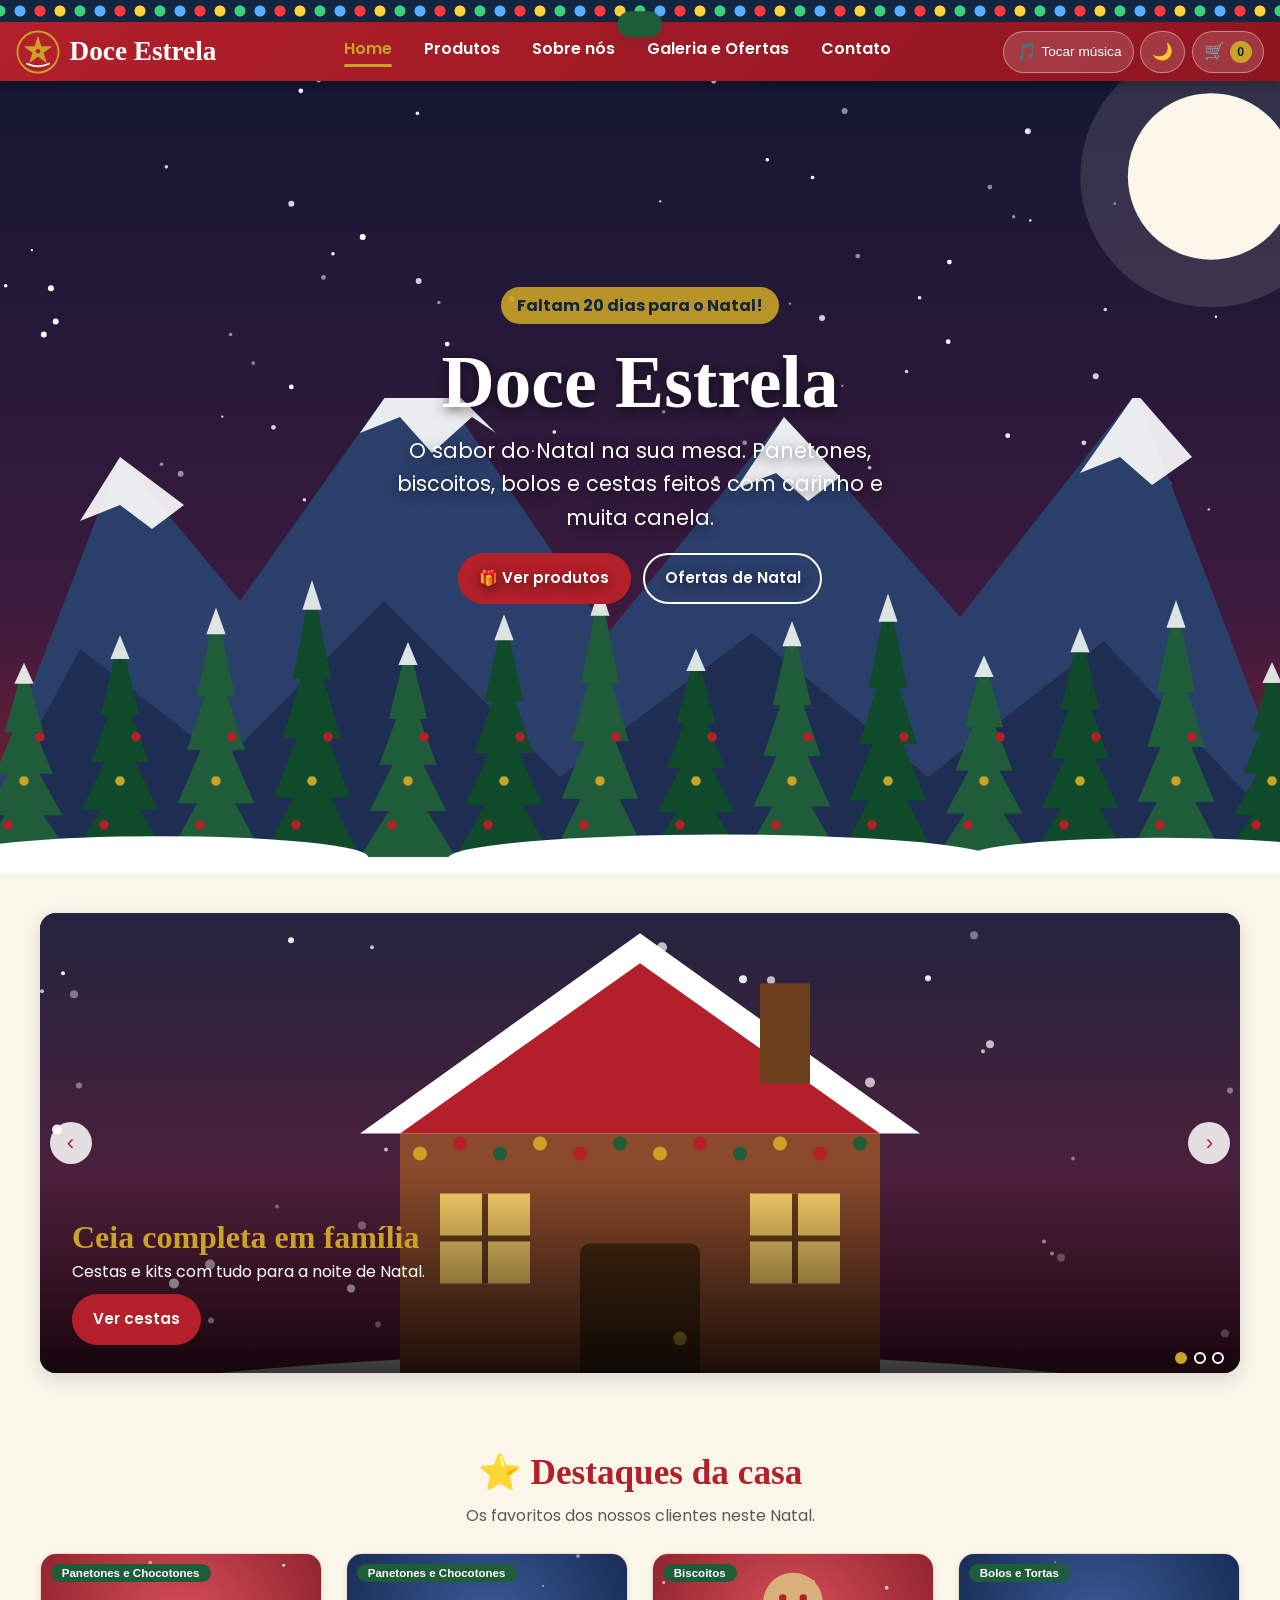
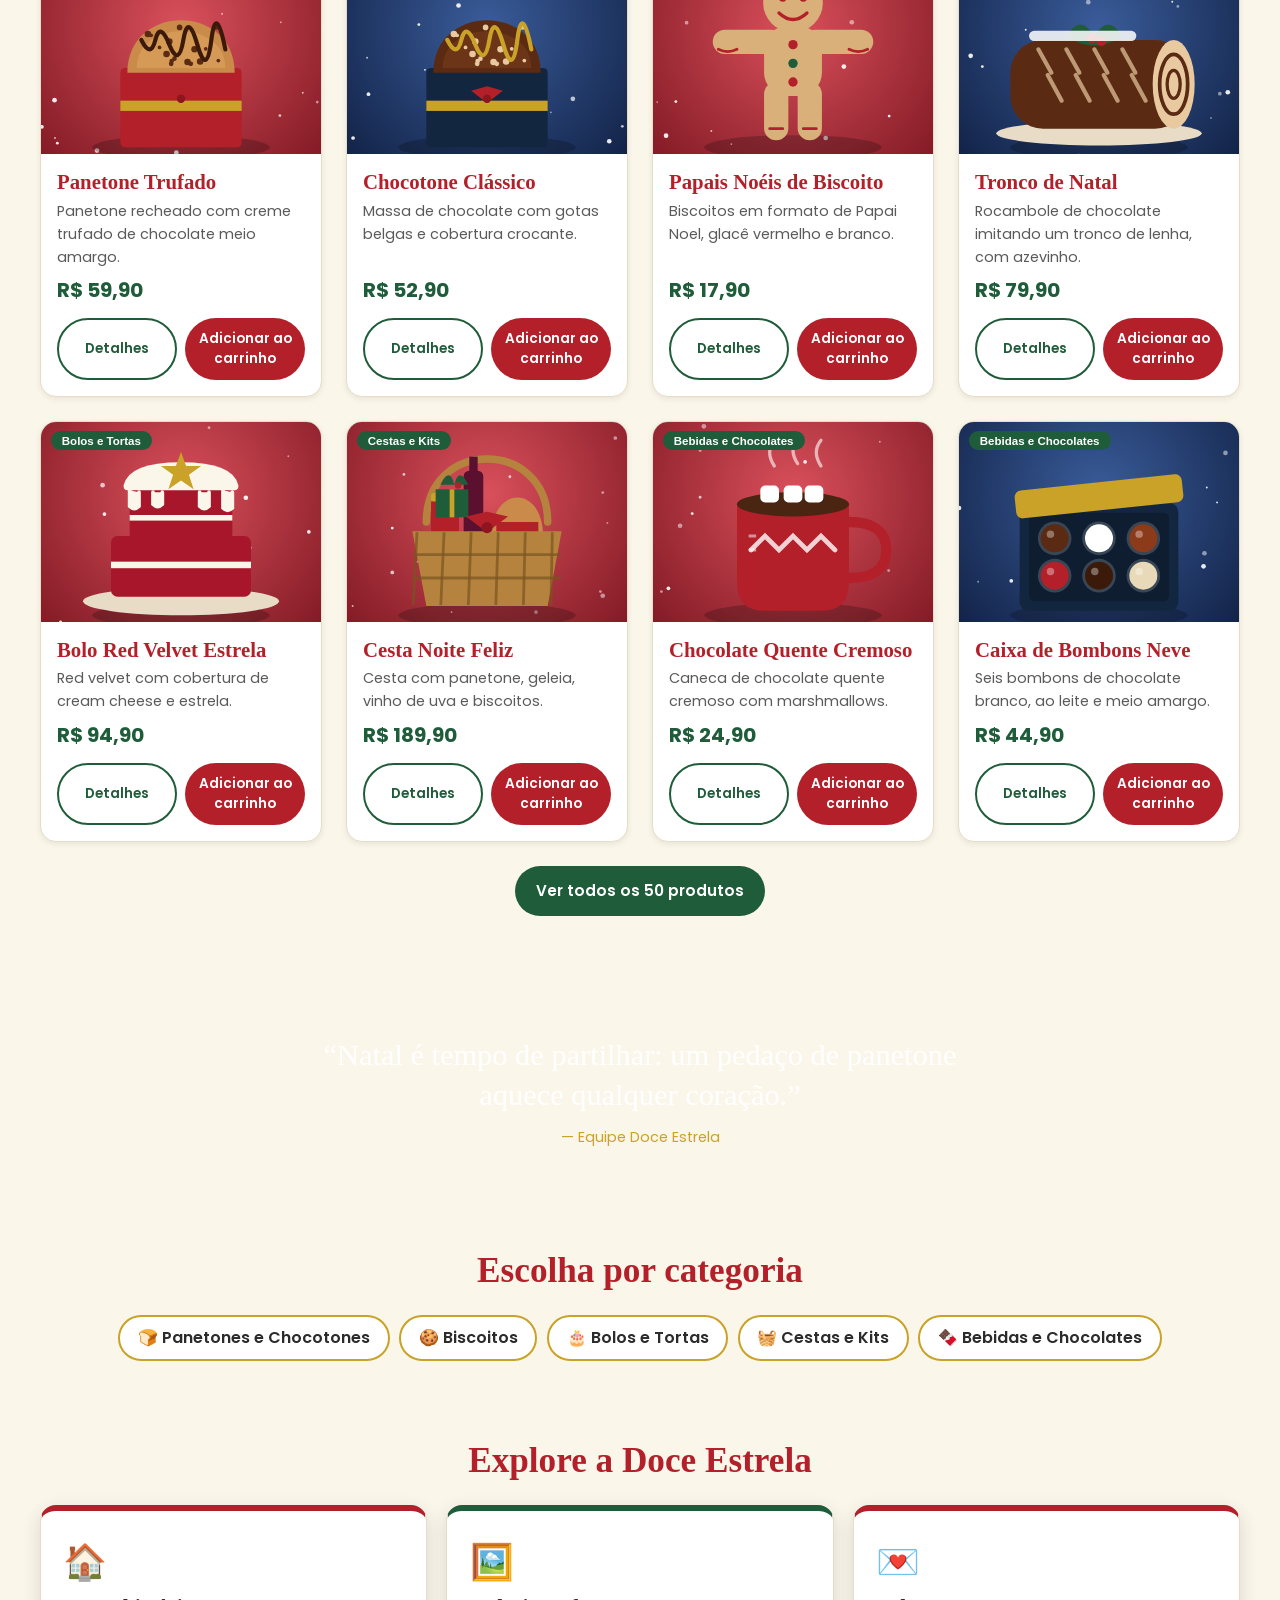
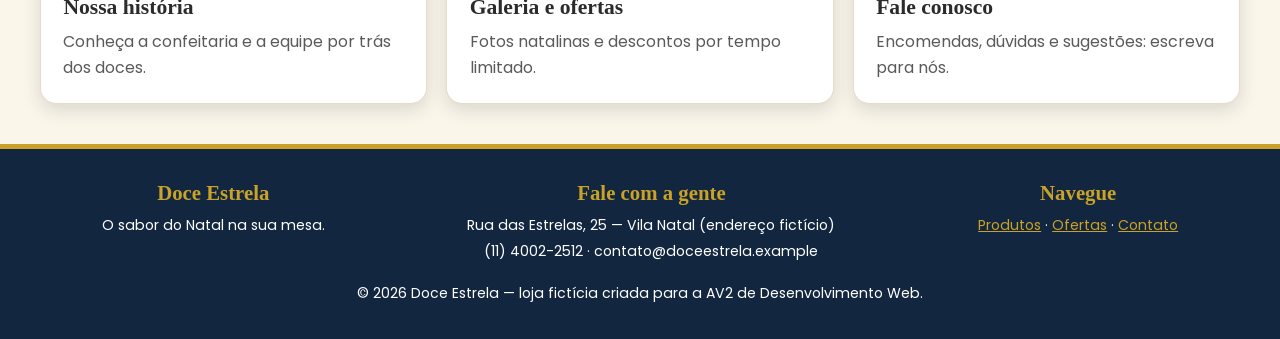
<file: index.html>
<!DOCTYPE html>
<html lang="pt-br">
<head>
  <meta charset="UTF-8">
  <meta name="viewport" content="width=device-width, initial-scale=1.0">
  <meta name="description" content="Doce Estrela: confeitaria natalina com panetones, biscoitos, bolos, cestas e chocolates.">
  <title>Doce Estrela | Confeitaria Natalina</title>
  <link rel="icon" type="image/svg+xml" href="img/favicon.svg">
  <link rel="preconnect" href="https://fonts.googleapis.com">
  <link rel="preconnect" href="https://fonts.gstatic.com" crossorigin>
  <link href="https://fonts.googleapis.com/css2?family=Mountains+of+Christmas:wght@400;700&family=Poppins:wght@400;600;700&display=swap" rel="stylesheet">
  <link rel="stylesheet" href="css/style.css">
  <link rel="stylesheet" href="css/responsivo.css">
</head>
<body>
  <!-- Neve caindo (flocos criados pelo JavaScript) -->
  <div id="neve" aria-hidden="true"></div>

  <header class="cabecalho">
    <div class="luzes" aria-hidden="true"></div>
    <div class="cabecalho-linha">
      <a class="marca" href="index.html">
        <img src="img/logo.svg" alt="Logotipo da Doce Estrela" width="44" height="44">
        <span>Doce Estrela</span>
      </a>

      <div class="acoes">
        <button class="btn-icone" id="btn-musica" aria-label="Tocar música de Natal" aria-pressed="false">🎵 <span class="texto-botao">Tocar música</span></button>
        <button class="btn-icone" id="btn-tema" aria-label="Ativar modo Noite de Natal">🌙</button>
        <button class="btn-icone" id="btn-carrinho" aria-label="Abrir carrinho de compras">🛒 <span id="qtd-carrinho">0</span></button>
        <button class="btn-menu" aria-label="Abrir menu" aria-expanded="false" aria-controls="menu">☰</button>
      </div>

      <nav class="menu" id="menu" aria-label="Menu principal">
        <a href="index.html" class="ativo" aria-current="page">Home</a>
        <a href="produtos.html">Produtos</a>
        <a href="sobre.html">Sobre nós</a>
        <a href="galeria.html">Galeria e Ofertas</a>
        <a href="contato.html">Contato</a>
      </nav>
    </div>
  </header>

  <main>

    <!-- Banner com parallax: cada camada tem uma data-velocidade diferente -->
    <section class="banner" aria-labelledby="titulo-home">
      <img class="camada camada-ceu" data-velocidade="0.1" src="img/banners/ceu.svg" alt="">
      <img class="camada camada-montanhas" data-velocidade="0.2" src="img/banners/montanhas.svg" alt="Montanhas nevadas">
      <img class="camada camada-pinheiros" data-velocidade="0.4" src="img/banners/pinheiros.svg" alt="Pinheiros enfeitados">
      <div class="banner-conteudo">
        <span class="contagem-mini" data-contagem="texto">Faltam poucos dias para o Natal!</span>
        <h1 id="titulo-home">Doce Estrela</h1>
        <p class="slogan">O sabor do Natal na sua mesa. Panetones, biscoitos, bolos e cestas feitos com carinho e muita canela.</p>
        <div class="banner-botoes">
          <a class="botao pulsar" href="produtos.html">🎁 Ver produtos</a>
          <a class="botao botao-contorno botao-claro" href="galeria.html">Ofertas de Natal</a>
        </div>
      </div>
    </section>

    <!-- Slideshow de promoções -->
    <section class="secao container revelar" aria-label="Promoções e destaques">
      <div class="slideshow">
        <div class="slide">
          <img src="img/banners/slide1.svg" alt="Casinha com telhado nevado e luzes de Natal" width="1200" height="700">
          <div class="slide-texto"><h2>Ceia completa em família</h2><p>Cestas e kits com tudo para a noite de Natal.</p><a class="botao" href="produtos.html?categoria=Cestas%20e%20Kits">Ver cestas</a></div>
        </div>
        <div class="slide">
          <img src="img/banners/slide2.svg" alt="Pinheiro de Natal enfeitado com bolas e estrela" width="1200" height="700">
          <div class="slide-texto"><h2>20% de desconto em ofertas</h2><p>Seis produtos especiais com preço de Natal.</p><a class="botao" href="galeria.html">Ver ofertas</a></div>
        </div>
        <div class="slide">
          <img src="img/banners/slide3.svg" alt="Trenó do Papai Noel voando sobre a neve" width="1200" height="700">
          <div class="slide-texto"><h2>Entrega rápida do Papai Noel</h2><p>Encomende hoje e receba antes da ceia.</p><a class="botao" href="contato.html">Fazer encomenda</a></div>
        </div>
        <button class="slide-botao" id="anterior" aria-label="Slide anterior">‹</button>
        <button class="slide-botao" id="proximo" aria-label="Próximo slide">›</button>
        <div class="indicadores" id="indicadores"></div>
      </div>
    </section>

    <!-- Produtos em destaque (cards gerados pelo JavaScript) -->
    <section class="secao container" aria-labelledby="titulo-destaques">
      <div class="titulo-secao revelar">
        <h2 id="titulo-destaques">⭐ Destaques da casa</h2>
        <p>Os favoritos dos nossos clientes neste Natal.</p>
      </div>
      <div class="grade-produtos" id="lista-destaques"></div>
      <p class="centro"><a class="botao botao-verde" href="produtos.html">Ver todos os 50 produtos</a></p>
    </section>

    <!-- Faixa com parallax feito em CSS -->
    <section class="faixa-parallax" aria-label="Mensagem de Natal">
      <blockquote>“Natal é tempo de partilhar: um pedaço de panetone aquece qualquer coração.”
        <cite>— Equipe Doce Estrela</cite>
      </blockquote>
    </section>

    <!-- Categorias -->
    <section class="secao container" aria-labelledby="titulo-categorias">
      <div class="titulo-secao revelar">
        <h2 id="titulo-categorias">Escolha por categoria</h2>
      </div>
      <nav class="categorias revelar" aria-label="Categorias de produtos">
        <a href="produtos.html?categoria=Panetones%20e%20Chocotones">🍞 Panetones e Chocotones</a>
        <a href="produtos.html?categoria=Biscoitos">🍪 Biscoitos</a>
        <a href="produtos.html?categoria=Bolos%20e%20Tortas">🎂 Bolos e Tortas</a>
        <a href="produtos.html?categoria=Cestas%20e%20Kits">🧺 Cestas e Kits</a>
        <a href="produtos.html?categoria=Bebidas%20e%20Chocolates">🍫 Bebidas e Chocolates</a>
      </nav>
    </section>

    <!-- Chamadas para as outras páginas -->
    <section class="secao container" aria-labelledby="titulo-chamadas">
      <div class="titulo-secao revelar"><h2 id="titulo-chamadas">Explore a Doce Estrela</h2></div>
      <div class="grade-chamadas">
        <a class="chamada revelar" href="sobre.html"><span class="icone">🏠</span><h3>Nossa história</h3><p>Conheça a confeitaria e a equipe por trás dos doces.</p></a>
        <a class="chamada revelar" href="galeria.html"><span class="icone">🖼️</span><h3>Galeria e ofertas</h3><p>Fotos natalinas e descontos por tempo limitado.</p></a>
        <a class="chamada revelar" href="contato.html"><span class="icone">💌</span><h3>Fale conosco</h3><p>Encomendas, dúvidas e sugestões: escreva para nós.</p></a>
      </div>
    </section>

  </main>

  <footer class="rodape">
    <div class="container">
      <div class="rodape-colunas">
        <div>
          <h3>Doce Estrela</h3>
          <p>O sabor do Natal na sua mesa.</p>
        </div>
        <div>
          <h3>Fale com a gente</h3>
          <p>Rua das Estrelas, 25 — Vila Natal (endereço fictício)</p>
          <p>(11) 4002-2512 · contato@doceestrela.example</p>
        </div>
        <div>
          <h3>Navegue</h3>
          <p><a href="produtos.html">Produtos</a> · <a href="galeria.html">Ofertas</a> · <a href="contato.html">Contato</a></p>
        </div>
      </div>
      <p>&copy; 2026 Doce Estrela — loja fictícia criada para a AV2 de Desenvolvimento Web.</p>
  </footer>

  <!-- Carrinho de compras (painel lateral) -->
  <div class="fundo-escuro" id="fundo" hidden></div>
  <aside class="painel-carrinho" id="painel-carrinho" aria-label="Carrinho de compras" aria-hidden="true">
    <div class="painel-topo">
      <h2>🛒 Seu carrinho</h2>
      <button id="fechar-carrinho" aria-label="Fechar carrinho">✕</button>
    </div>
    <p class="carrinho-vazio" id="carrinho-vazio">Seu carrinho está vazio.<br>Escolha uns doces de Natal! 🎄</p>
    <ul id="itens-carrinho"></ul>
    <div class="painel-rodape">
      <p><span>Total:</span> <strong id="total-carrinho">R$ 0,00</strong></p>
      <button class="botao" id="finalizar-compra">Finalizar compra</button>
      <button class="botao botao-contorno" id="limpar-carrinho">Esvaziar carrinho</button>
    </div>
  </aside>

  <!-- Modal de detalhes do produto (preenchido pelo JavaScript) -->
  <div class="modal" id="modal" role="dialog" aria-modal="true" aria-labelledby="modal-titulo">
    <div class="modal-caixa">
      <button class="modal-fechar" id="modal-fechar" aria-label="Fechar detalhes">✕</button>
      <img id="modal-imagem" src="img/logo.svg" alt="" width="520" height="260">
      <div class="modal-corpo">
        <span class="etiqueta etiqueta-modal" id="modal-categoria"></span>
        <h2 id="modal-titulo"></h2>
        <p id="modal-descricao"></p>
        <strong class="preco" id="modal-preco"></strong>
        <button class="botao pulsar" id="modal-comprar" data-id="1">🎁 Adicionar ao carrinho</button>
      </div>
    </div>
  </div>

  <div class="aviso" id="aviso" role="status" aria-live="polite"></div>
  <button id="topo" aria-label="Voltar ao topo">↑</button>

  <!-- A ordem importa: produtos.js ANTES do script.js -->
  <script src="js/produtos.js"></script>
  <script src="js/script.js"></script>
</body>
</html>
</file>
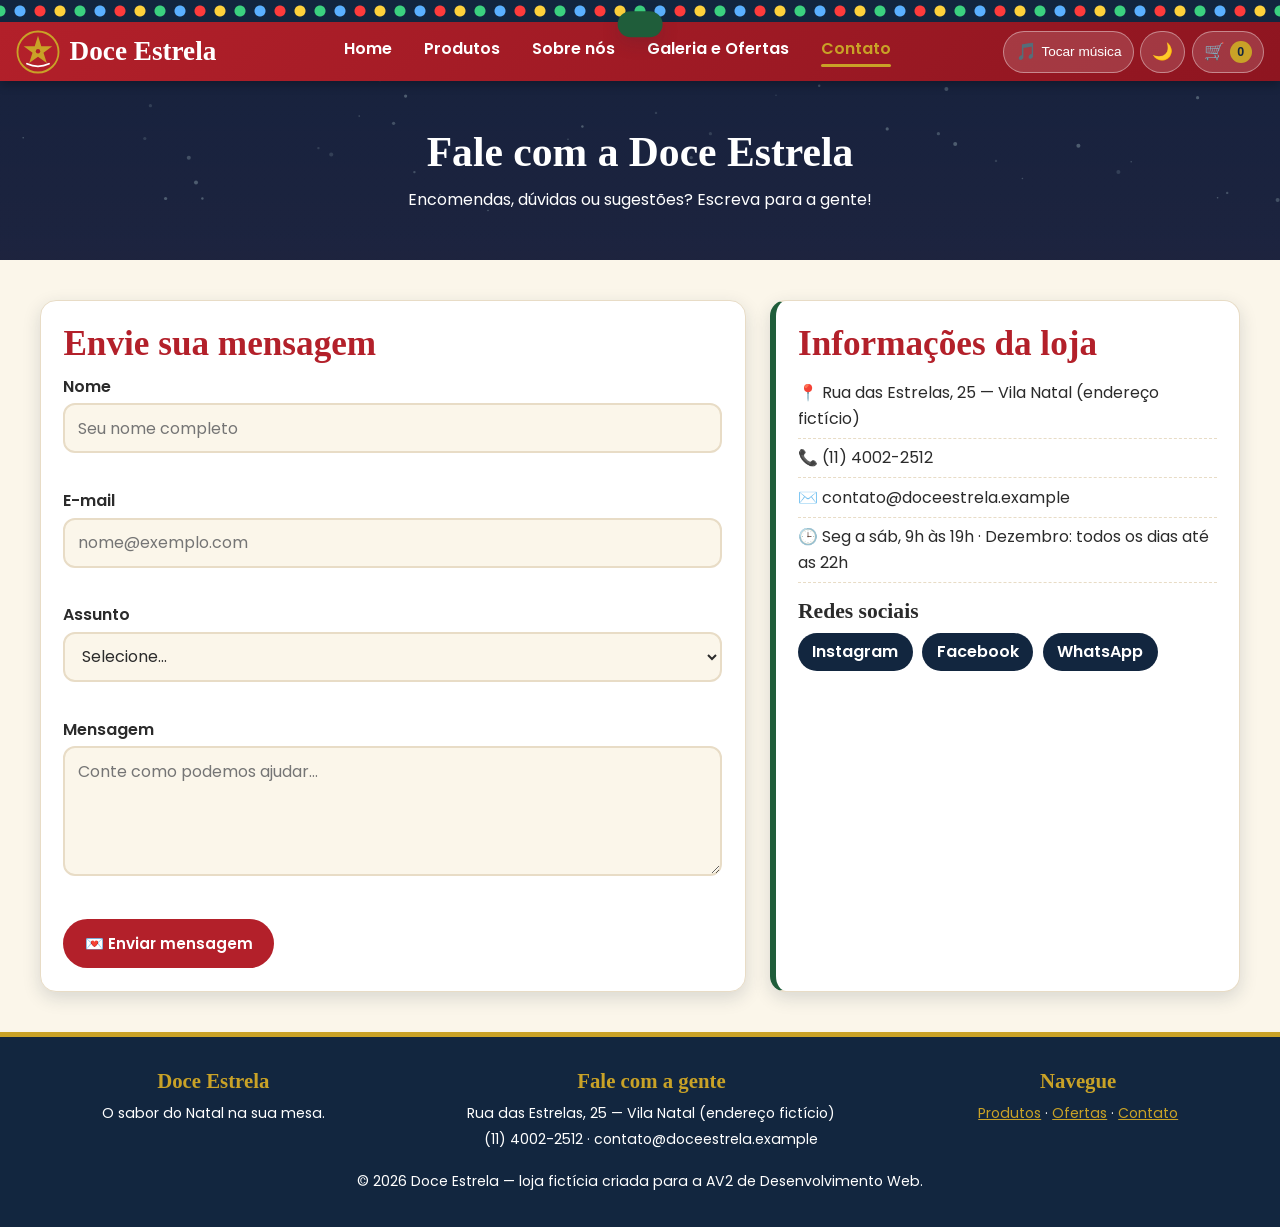
<file: contato.html>
<!DOCTYPE html>
<html lang="pt-br">
<head>
  <meta charset="UTF-8">
  <meta name="viewport" content="width=device-width, initial-scale=1.0">
  <meta name="description" content="Doce Estrela: confeitaria natalina com panetones, biscoitos, bolos, cestas e chocolates.">
  <title>Doce Estrela | Contato</title>
  <link rel="icon" type="image/svg+xml" href="img/favicon.svg">
  <link rel="preconnect" href="https://fonts.googleapis.com">
  <link rel="preconnect" href="https://fonts.gstatic.com" crossorigin>
  <link href="https://fonts.googleapis.com/css2?family=Mountains+of+Christmas:wght@400;700&family=Poppins:wght@400;600;700&display=swap" rel="stylesheet">
  <link rel="stylesheet" href="css/style.css">
  <link rel="stylesheet" href="css/responsivo.css">
</head>
<body>
  <!-- Neve caindo (flocos criados pelo JavaScript) -->
  <div id="neve" aria-hidden="true"></div>

  <header class="cabecalho">
    <div class="luzes" aria-hidden="true"></div>
    <div class="cabecalho-linha">
      <a class="marca" href="index.html">
        <img src="img/logo.svg" alt="Logotipo da Doce Estrela" width="44" height="44">
        <span>Doce Estrela</span>
      </a>

      <div class="acoes">
        <button class="btn-icone" id="btn-musica" aria-label="Tocar música de Natal" aria-pressed="false">🎵 <span class="texto-botao">Tocar música</span></button>
        <button class="btn-icone" id="btn-tema" aria-label="Ativar modo Noite de Natal">🌙</button>
        <button class="btn-icone" id="btn-carrinho" aria-label="Abrir carrinho de compras">🛒 <span id="qtd-carrinho">0</span></button>
        <button class="btn-menu" aria-label="Abrir menu" aria-expanded="false" aria-controls="menu">☰</button>
      </div>

      <nav class="menu" id="menu" aria-label="Menu principal">
        <a href="index.html">Home</a>
        <a href="produtos.html">Produtos</a>
        <a href="sobre.html">Sobre nós</a>
        <a href="galeria.html">Galeria e Ofertas</a>
        <a href="contato.html" class="ativo" aria-current="page">Contato</a>
      </nav>
    </div>
  </header>

  <main>

    <header class="cabecalho-pagina">
      <h1>Fale com a Doce Estrela</h1>
      <p>Encomendas, dúvidas ou sugestões? Escreva para a gente!</p>
    </header>

    <section class="secao container" aria-label="Contato">
      <div class="contato-grade">
        <form class="formulario revelar" id="form-contato" novalidate>
          <h2>Envie sua mensagem</h2>
          <div class="campo">
            <label for="nome">Nome</label>
            <input type="text" id="nome" name="nome" autocomplete="name" placeholder="Seu nome completo">
            <span class="erro" aria-live="polite"></span>
          </div>
          <div class="campo">
            <label for="email">E-mail</label>
            <input type="email" id="email" name="email" autocomplete="email" placeholder="nome@exemplo.com">
            <span class="erro" aria-live="polite"></span>
          </div>
          <div class="campo">
            <label for="assunto">Assunto</label>
            <select id="assunto" name="assunto">
              <option value="">Selecione...</option>
              <option>Fazer uma encomenda</option>
              <option>Dúvida sobre um produto</option>
              <option>Elogio ou sugestão</option>
              <option>Outro assunto</option>
            </select>
            <span class="erro" aria-live="polite"></span>
          </div>
          <div class="campo">
            <label for="mensagem">Mensagem</label>
            <textarea id="mensagem" name="mensagem" placeholder="Conte como podemos ajudar..."></textarea>
            <span class="erro" aria-live="polite"></span>
          </div>
          <button type="submit" class="botao pulsar">💌 Enviar mensagem</button>
          <p id="mensagem-form" role="status" aria-live="polite"></p>
        </form>

        <aside class="info-loja revelar" aria-labelledby="titulo-info">
          <h2 id="titulo-info">Informações da loja</h2>
          <ul>
            <li>📍 Rua das Estrelas, 25 — Vila Natal (endereço fictício)</li>
            <li>📞 (11) 4002-2512</li>
            <li>✉️ contato@doceestrela.example</li>
            <li>🕒 Seg a sáb, 9h às 19h · Dezembro: todos os dias até as 22h</li>
          </ul>
          <h3>Redes sociais</h3>
          <div class="redes">
            <a href="#" aria-label="Instagram da Doce Estrela (exemplo)">Instagram</a>
            <a href="#" aria-label="Facebook da Doce Estrela (exemplo)">Facebook</a>
            <a href="#" aria-label="WhatsApp da Doce Estrela (exemplo)">WhatsApp</a>
          </div>
        </aside>
      </div>
    </section>

  </main>

  <footer class="rodape">
    <div class="container">
      <div class="rodape-colunas">
        <div>
          <h3>Doce Estrela</h3>
          <p>O sabor do Natal na sua mesa.</p>
        </div>
        <div>
          <h3>Fale com a gente</h3>
          <p>Rua das Estrelas, 25 — Vila Natal (endereço fictício)</p>
          <p>(11) 4002-2512 · contato@doceestrela.example</p>
        </div>
        <div>
          <h3>Navegue</h3>
          <p><a href="produtos.html">Produtos</a> · <a href="galeria.html">Ofertas</a> · <a href="contato.html">Contato</a></p>
        </div>
      </div>
      <p>&copy; 2026 Doce Estrela — loja fictícia criada para a AV2 de Desenvolvimento Web.</p>
    </div>
  </footer>

  <!-- Carrinho de compras (painel lateral) -->
  <div class="fundo-escuro" id="fundo" hidden></div>
  <aside class="painel-carrinho" id="painel-carrinho" aria-label="Carrinho de compras" aria-hidden="true">
    <div class="painel-topo">
      <h2>🛒 Seu carrinho</h2>
      <button id="fechar-carrinho" aria-label="Fechar carrinho">✕</button>
    </div>
    <p class="carrinho-vazio" id="carrinho-vazio">Seu carrinho está vazio.<br>Escolha uns doces de Natal! 🎄</p>
    <ul id="itens-carrinho"></ul>
    <div class="painel-rodape">
      <p><span>Total:</span> <strong id="total-carrinho">R$ 0,00</strong></p>
      <button class="botao" id="finalizar-compra">Finalizar compra</button>
      <button class="botao botao-contorno" id="limpar-carrinho">Esvaziar carrinho</button>
    </div>
  </aside>

  <div class="aviso" id="aviso" role="status" aria-live="polite"></div>
  <button id="topo" aria-label="Voltar ao topo">↑</button>

  <!-- A ordem importa: produtos.js ANTES do script.js -->
  <script src="js/produtos.js"></script>
  <script src="js/script.js"></script>
</body>
</html>
</file>
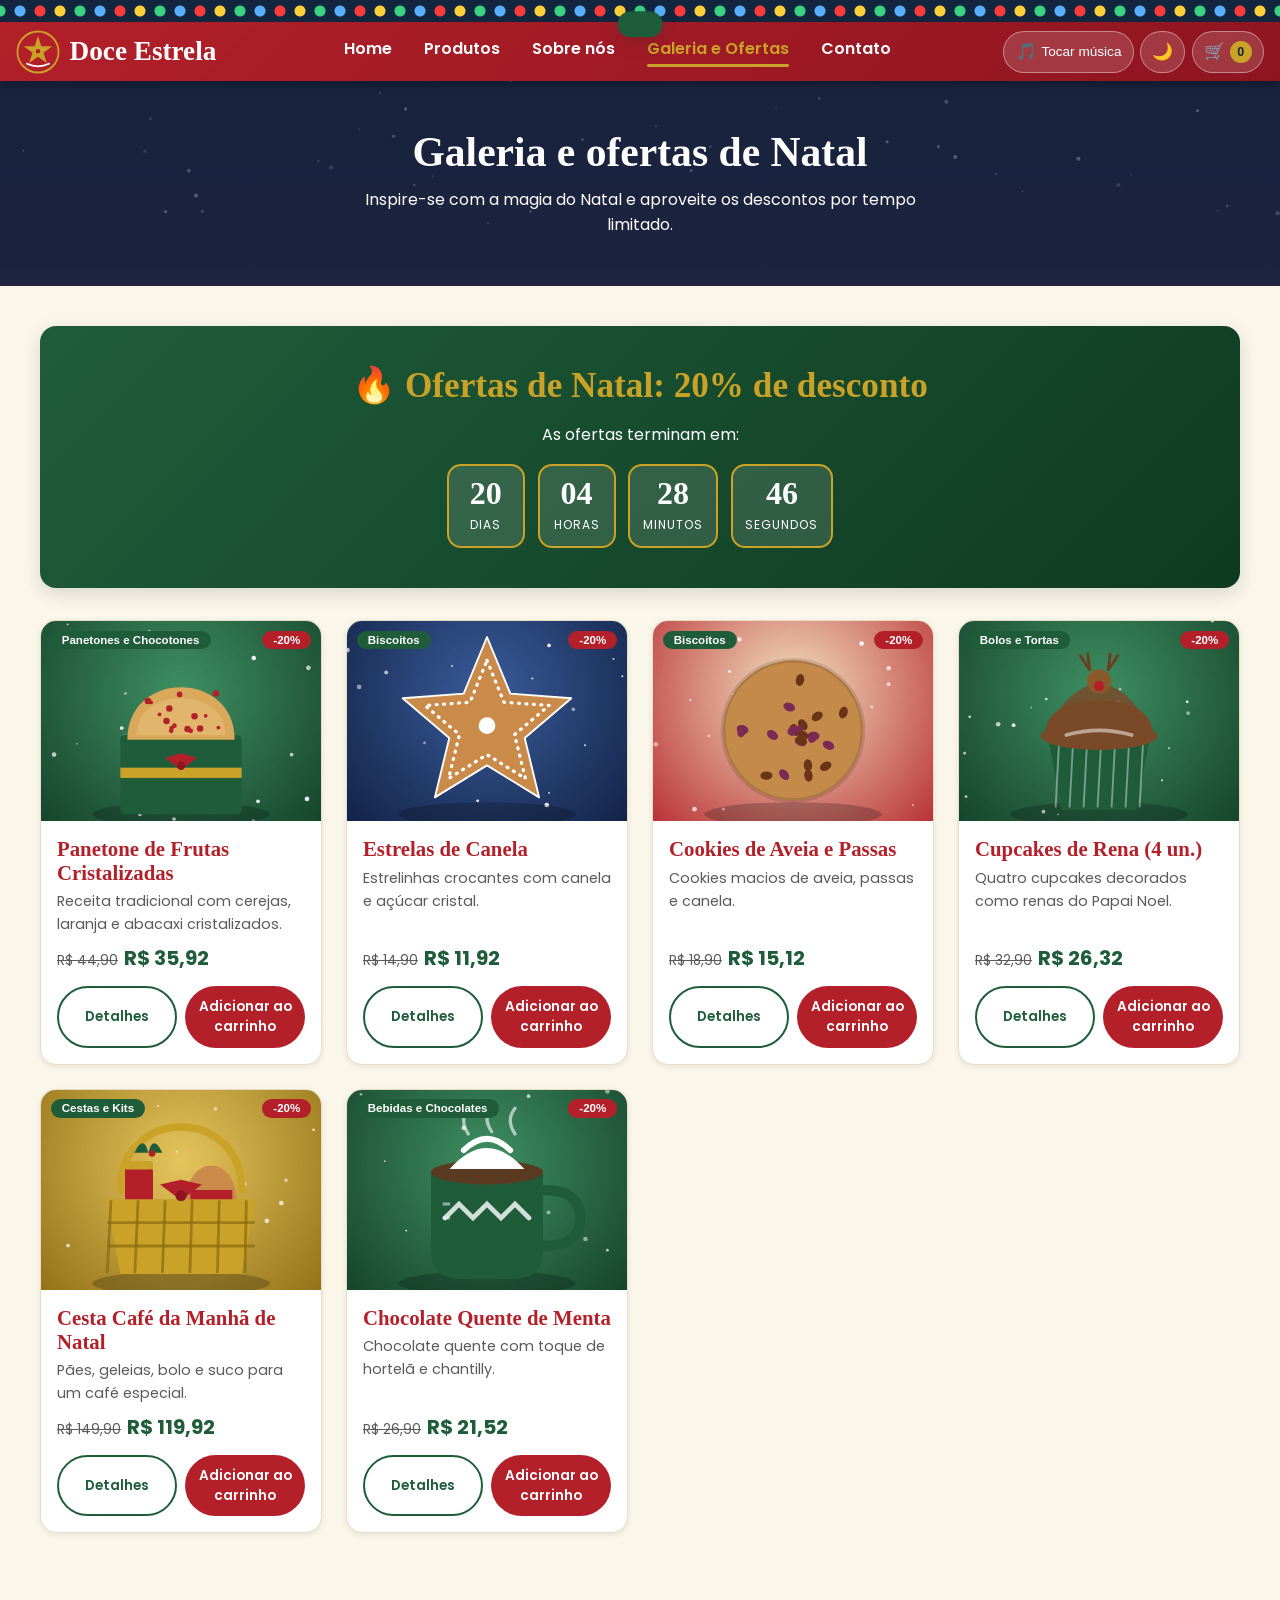
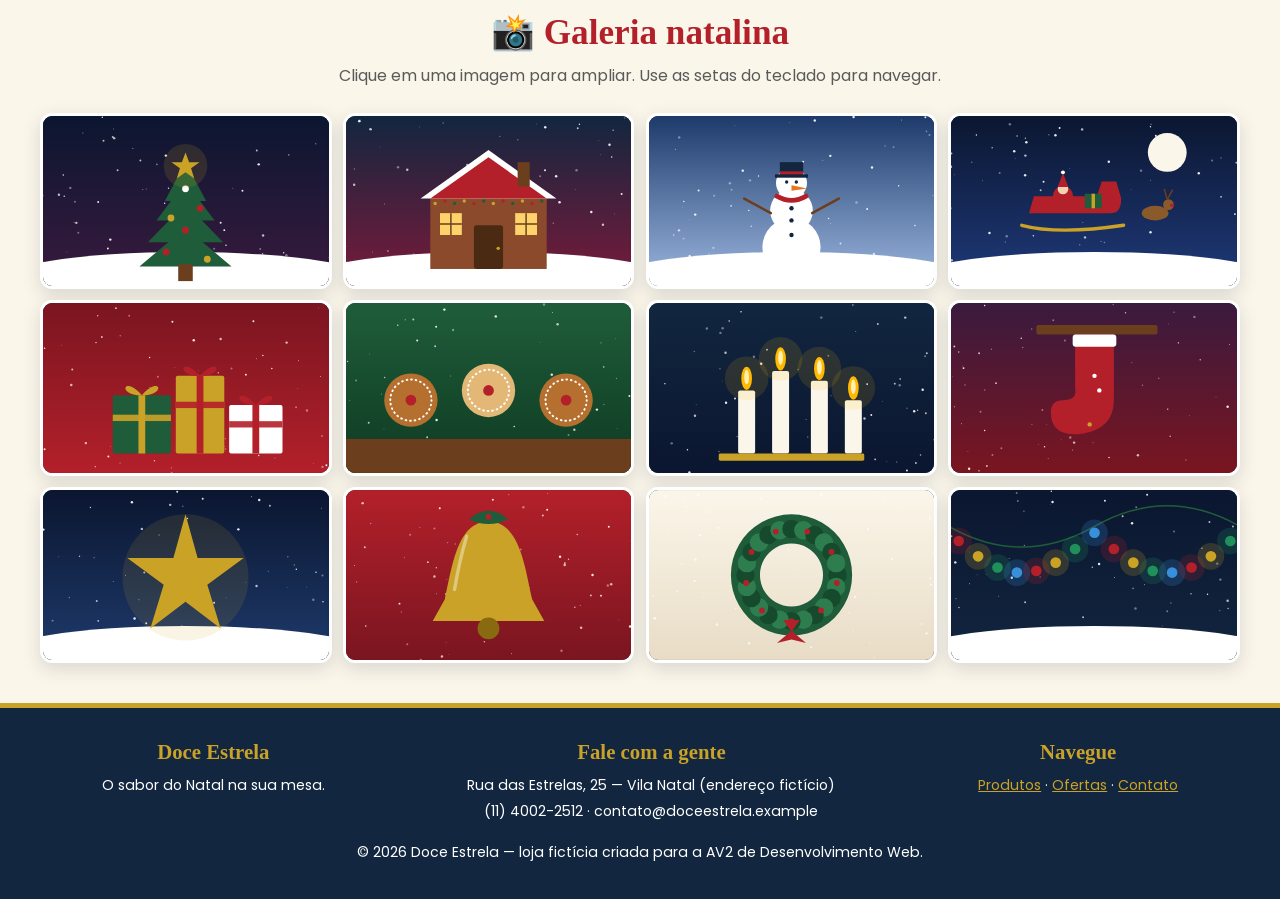
<file: galeria.html>
<!DOCTYPE html>
<html lang="pt-br">
<head>
  <meta charset="UTF-8">
  <meta name="viewport" content="width=device-width, initial-scale=1.0">
  <meta name="description" content="Doce Estrela: confeitaria natalina com panetones, biscoitos, bolos, cestas e chocolates.">
  <title>Doce Estrela | Galeria e Ofertas</title>
  <link rel="icon" type="image/svg+xml" href="img/favicon.svg">
  <link rel="preconnect" href="https://fonts.googleapis.com">
  <link rel="preconnect" href="https://fonts.gstatic.com" crossorigin>
  <link href="https://fonts.googleapis.com/css2?family=Mountains+of+Christmas:wght@400;700&family=Poppins:wght@400;600;700&display=swap" rel="stylesheet">
  <link rel="stylesheet" href="css/style.css">
  <link rel="stylesheet" href="css/responsivo.css">
</head>
<body>
  <!-- Neve caindo (flocos criados pelo JavaScript) -->
  <div id="neve" aria-hidden="true"></div>

  <header class="cabecalho">
    <div class="luzes" aria-hidden="true"></div>
    <div class="cabecalho-linha">
      <a class="marca" href="index.html">
        <img src="img/logo.svg" alt="Logotipo da Doce Estrela" width="44" height="44">
        <span>Doce Estrela</span>
      </a>

      <div class="acoes">
        <button class="btn-icone" id="btn-musica" aria-label="Tocar música de Natal" aria-pressed="false">🎵 <span class="texto-botao">Tocar música</span></button>
        <button class="btn-icone" id="btn-tema" aria-label="Ativar modo Noite de Natal">🌙</button>
        <button class="btn-icone" id="btn-carrinho" aria-label="Abrir carrinho de compras">🛒 <span id="qtd-carrinho">0</span></button>
        <button class="btn-menu" aria-label="Abrir menu" aria-expanded="false" aria-controls="menu">☰</button>
      </div>

      <nav class="menu" id="menu" aria-label="Menu principal">
        <a href="index.html">Home</a>
        <a href="produtos.html">Produtos</a>
        <a href="sobre.html">Sobre nós</a>
        <a href="galeria.html" class="ativo" aria-current="page">Galeria e Ofertas</a>
        <a href="contato.html">Contato</a>
      </nav>
    </div>
  </header>

  <main>

    <header class="cabecalho-pagina">
      <h1>Galeria e ofertas de Natal</h1>
      <p>Inspire-se com a magia do Natal e aproveite os descontos por tempo limitado.</p>
    </header>

    <section class="secao container" aria-labelledby="titulo-ofertas">
      <div class="contagem revelar">
        <h2 id="titulo-ofertas">🔥 Ofertas de Natal: 20% de desconto</h2>
        <p>As ofertas terminam em:</p>
        <div class="contagem-caixas" role="timer" aria-live="off">
        <div class="contagem-caixa"><strong data-contagem="dias">00</strong><span>dias</span></div>
        <div class="contagem-caixa"><strong data-contagem="horas">00</strong><span>horas</span></div>
        <div class="contagem-caixa"><strong data-contagem="minutos">00</strong><span>minutos</span></div>
        <div class="contagem-caixa"><strong data-contagem="segundos">00</strong><span>segundos</span></div>
      </div>
      </div>
      <div class="grade-produtos grade-ofertas" id="lista-ofertas"></div>
    </section>

    <section class="secao container" aria-labelledby="titulo-galeria">
      <div class="titulo-secao revelar">
        <h2 id="titulo-galeria">📸 Galeria natalina</h2>
        <p>Clique em uma imagem para ampliar. Use as setas do teclado para navegar.</p>
      </div>
      <div class="grade-galeria">
        <button class="galeria-item revelar" aria-label="Ampliar: Árvore de Natal enfeitada"><img src="img/galeria/01-tree.svg" alt="Árvore de Natal enfeitada" width="1200" height="700" loading="lazy"><span>Árvore de Natal enfeitada</span></button>
        <button class="galeria-item revelar" aria-label="Ampliar: Casinha nevada com luzes"><img src="img/galeria/02-house.svg" alt="Casinha nevada com luzes" width="1200" height="700" loading="lazy"><span>Casinha nevada com luzes</span></button>
        <button class="galeria-item revelar" aria-label="Ampliar: Boneco de neve de cachecol"><img src="img/galeria/03-snowman.svg" alt="Boneco de neve de cachecol" width="1200" height="700" loading="lazy"><span>Boneco de neve de cachecol</span></button>
        <button class="galeria-item revelar" aria-label="Ampliar: Trenó do Papai Noel"><img src="img/galeria/04-sleigh.svg" alt="Trenó do Papai Noel" width="1200" height="700" loading="lazy"><span>Trenó do Papai Noel</span></button>
        <button class="galeria-item revelar" aria-label="Ampliar: Pilha de presentes embrulhados"><img src="img/galeria/05-gifts.svg" alt="Pilha de presentes embrulhados" width="1200" height="700" loading="lazy"><span>Pilha de presentes embrulhados</span></button>
        <button class="galeria-item revelar" aria-label="Ampliar: Biscoitos de gengibre"><img src="img/galeria/06-cookies.svg" alt="Biscoitos de gengibre" width="1200" height="700" loading="lazy"><span>Biscoitos de gengibre</span></button>
        <button class="galeria-item revelar" aria-label="Ampliar: Velas acesas"><img src="img/galeria/07-candles.svg" alt="Velas acesas" width="1200" height="700" loading="lazy"><span>Velas acesas</span></button>
        <button class="galeria-item revelar" aria-label="Ampliar: Meia de Natal na lareira"><img src="img/galeria/08-stocking.svg" alt="Meia de Natal na lareira" width="1200" height="700" loading="lazy"><span>Meia de Natal na lareira</span></button>
        <button class="galeria-item revelar" aria-label="Ampliar: Estrela dourada"><img src="img/galeria/09-star.svg" alt="Estrela dourada" width="1200" height="700" loading="lazy"><span>Estrela dourada</span></button>
        <button class="galeria-item revelar" aria-label="Ampliar: Sino dourado de Natal"><img src="img/galeria/10-bell.svg" alt="Sino dourado de Natal" width="1200" height="700" loading="lazy"><span>Sino dourado de Natal</span></button>
        <button class="galeria-item revelar" aria-label="Ampliar: Coroa de Natal"><img src="img/galeria/11-wreath.svg" alt="Coroa de Natal" width="1200" height="700" loading="lazy"><span>Coroa de Natal</span></button>
        <button class="galeria-item revelar" aria-label="Ampliar: Pisca-pisca colorido"><img src="img/galeria/12-lights.svg" alt="Pisca-pisca colorido" width="1200" height="700" loading="lazy"><span>Pisca-pisca colorido</span></button>
      </div>
    </section>

  </main>

  <footer class="rodape">
    <div class="container">
      <div class="rodape-colunas">
        <div>
          <h3>Doce Estrela</h3>
          <p>O sabor do Natal na sua mesa.</p>
        </div>
        <div>
          <h3>Fale com a gente</h3>
          <p>Rua das Estrelas, 25 — Vila Natal (endereço fictício)</p>
          <p>(11) 4002-2512 · contato@doceestrela.example</p>
        </div>
        <div>
          <h3>Navegue</h3>
          <p><a href="produtos.html">Produtos</a> · <a href="galeria.html">Ofertas</a> · <a href="contato.html">Contato</a></p>
        </div>
      </div>
      <p>&copy; 2026 Doce Estrela — loja fictícia criada para a AV2 de Desenvolvimento Web.</p>
    </div>
  </footer>

  <!-- Carrinho de compras (painel lateral) -->
  <div class="fundo-escuro" id="fundo" hidden></div>
  <aside class="painel-carrinho" id="painel-carrinho" aria-label="Carrinho de compras" aria-hidden="true">
    <div class="painel-topo">
      <h2>🛒 Seu carrinho</h2>
      <button id="fechar-carrinho" aria-label="Fechar carrinho">✕</button>
    </div>
    <p class="carrinho-vazio" id="carrinho-vazio">Seu carrinho está vazio.<br>Escolha uns doces de Natal! 🎄</p>
    <ul id="itens-carrinho"></ul>
    <div class="painel-rodape">
      <p><span>Total:</span> <strong id="total-carrinho">R$ 0,00</strong></p>
      <button class="botao" id="finalizar-compra">Finalizar compra</button>
      <button class="botao botao-contorno" id="limpar-carrinho">Esvaziar carrinho</button>
    </div>
  </aside>

  <!-- Modal de detalhes do produto (preenchido pelo JavaScript) -->
  <div class="modal" id="modal" role="dialog" aria-modal="true" aria-labelledby="modal-titulo">
    <div class="modal-caixa">
      <button class="modal-fechar" id="modal-fechar" aria-label="Fechar detalhes">✕</button>
      <img id="modal-imagem" src="img/logo.svg" alt="" width="520" height="260">
      <div class="modal-corpo">
        <span class="etiqueta etiqueta-modal" id="modal-categoria"></span>
        <h2 id="modal-titulo"></h2>
        <p id="modal-descricao"></p>
        <strong class="preco" id="modal-preco"></strong>
        <button class="botao pulsar" id="modal-comprar" data-id="1">🎁 Adicionar ao carrinho</button>
      </div>
    </div>
  </div>

  <!-- Lightbox da galeria -->
  <div class="lightbox" id="lightbox" role="dialog" aria-modal="true" aria-label="Imagem ampliada">
    <button class="lightbox-btn" id="lb-fechar" aria-label="Fechar imagem">✕</button>
    <button class="lightbox-btn" id="lb-anterior" aria-label="Imagem anterior">‹</button>
    <figure>
      <img id="lb-imagem" src="img/logo.svg" alt="">
      <figcaption id="lb-legenda"></figcaption>
    </figure>
    <button class="lightbox-btn" id="lb-proximo" aria-label="Próxima imagem">›</button>
  </div>

  <div class="aviso" id="aviso" role="status" aria-live="polite"></div>
  <button id="topo" aria-label="Voltar ao topo">↑</button>

  <!-- A ordem importa: produtos.js ANTES do script.js -->
  <script src="js/produtos.js"></script>
  <script src="js/script.js"></script>
</body>
</html>
</file>
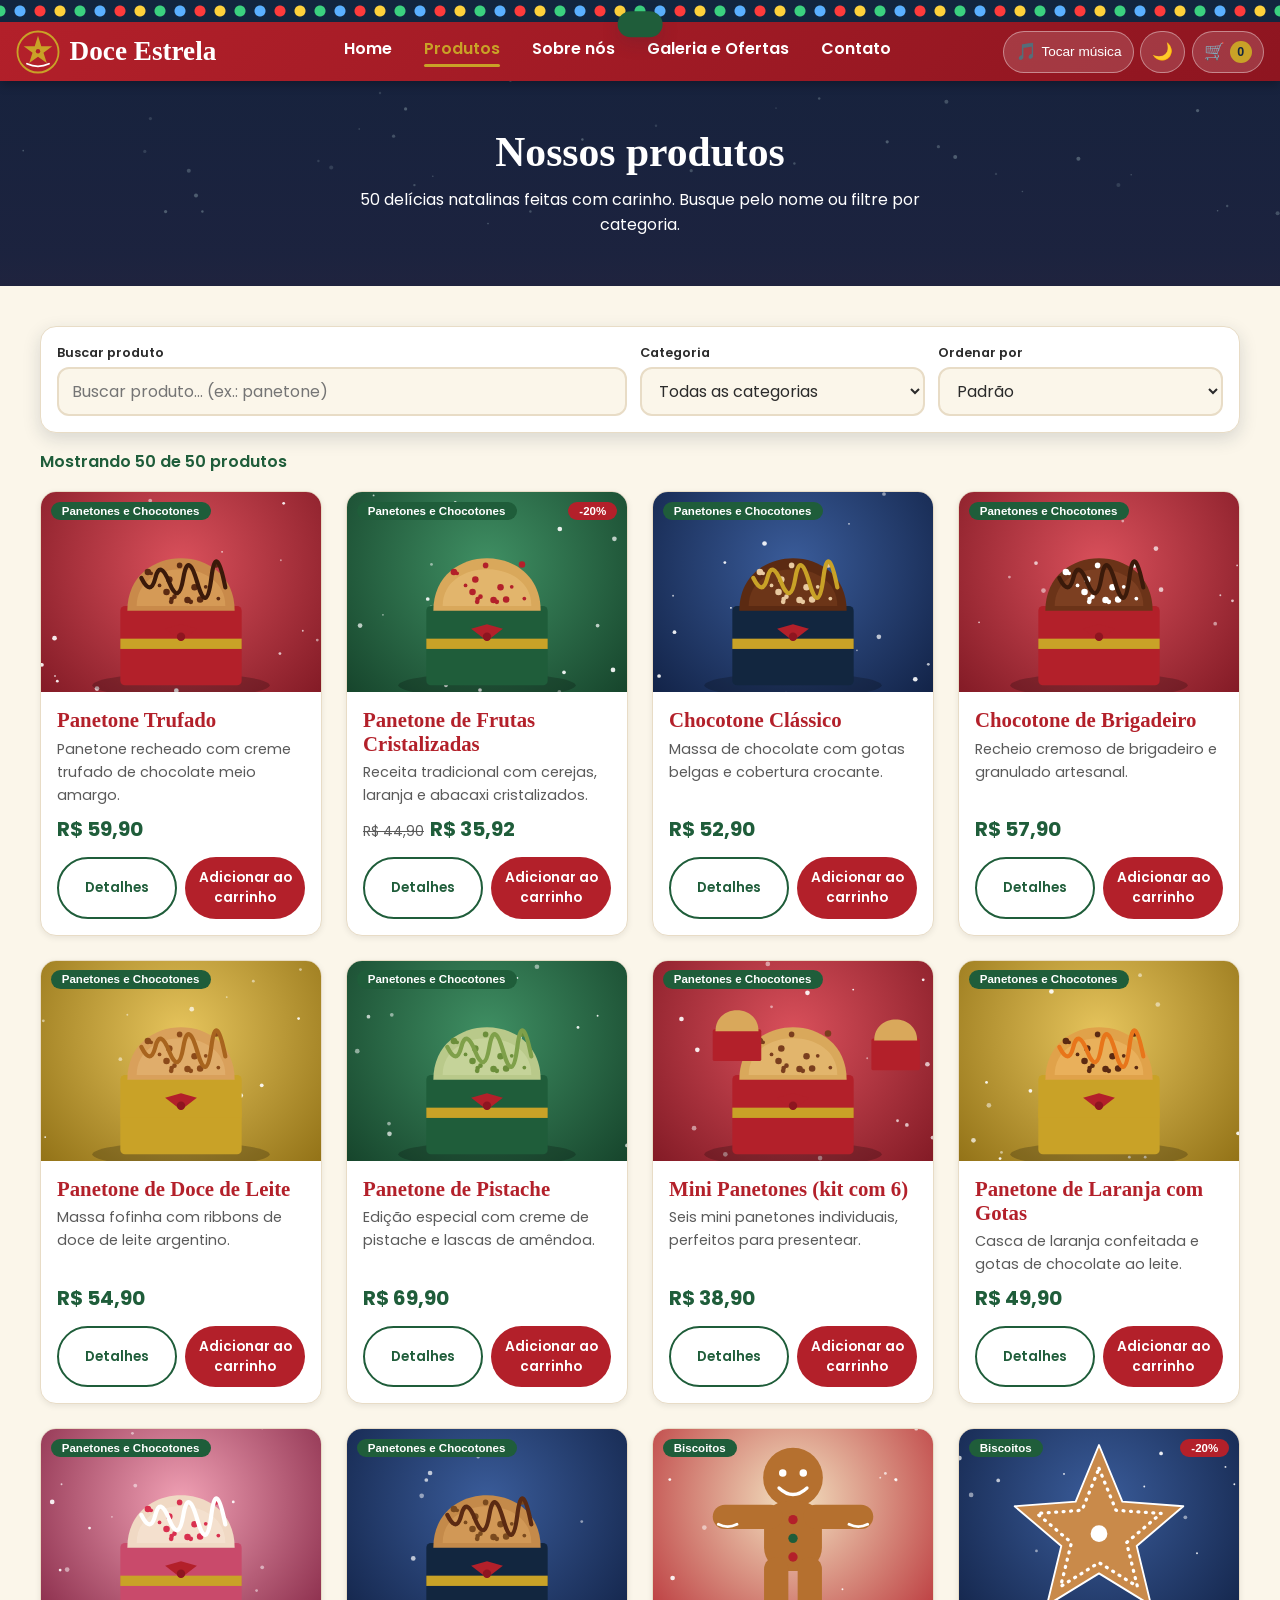
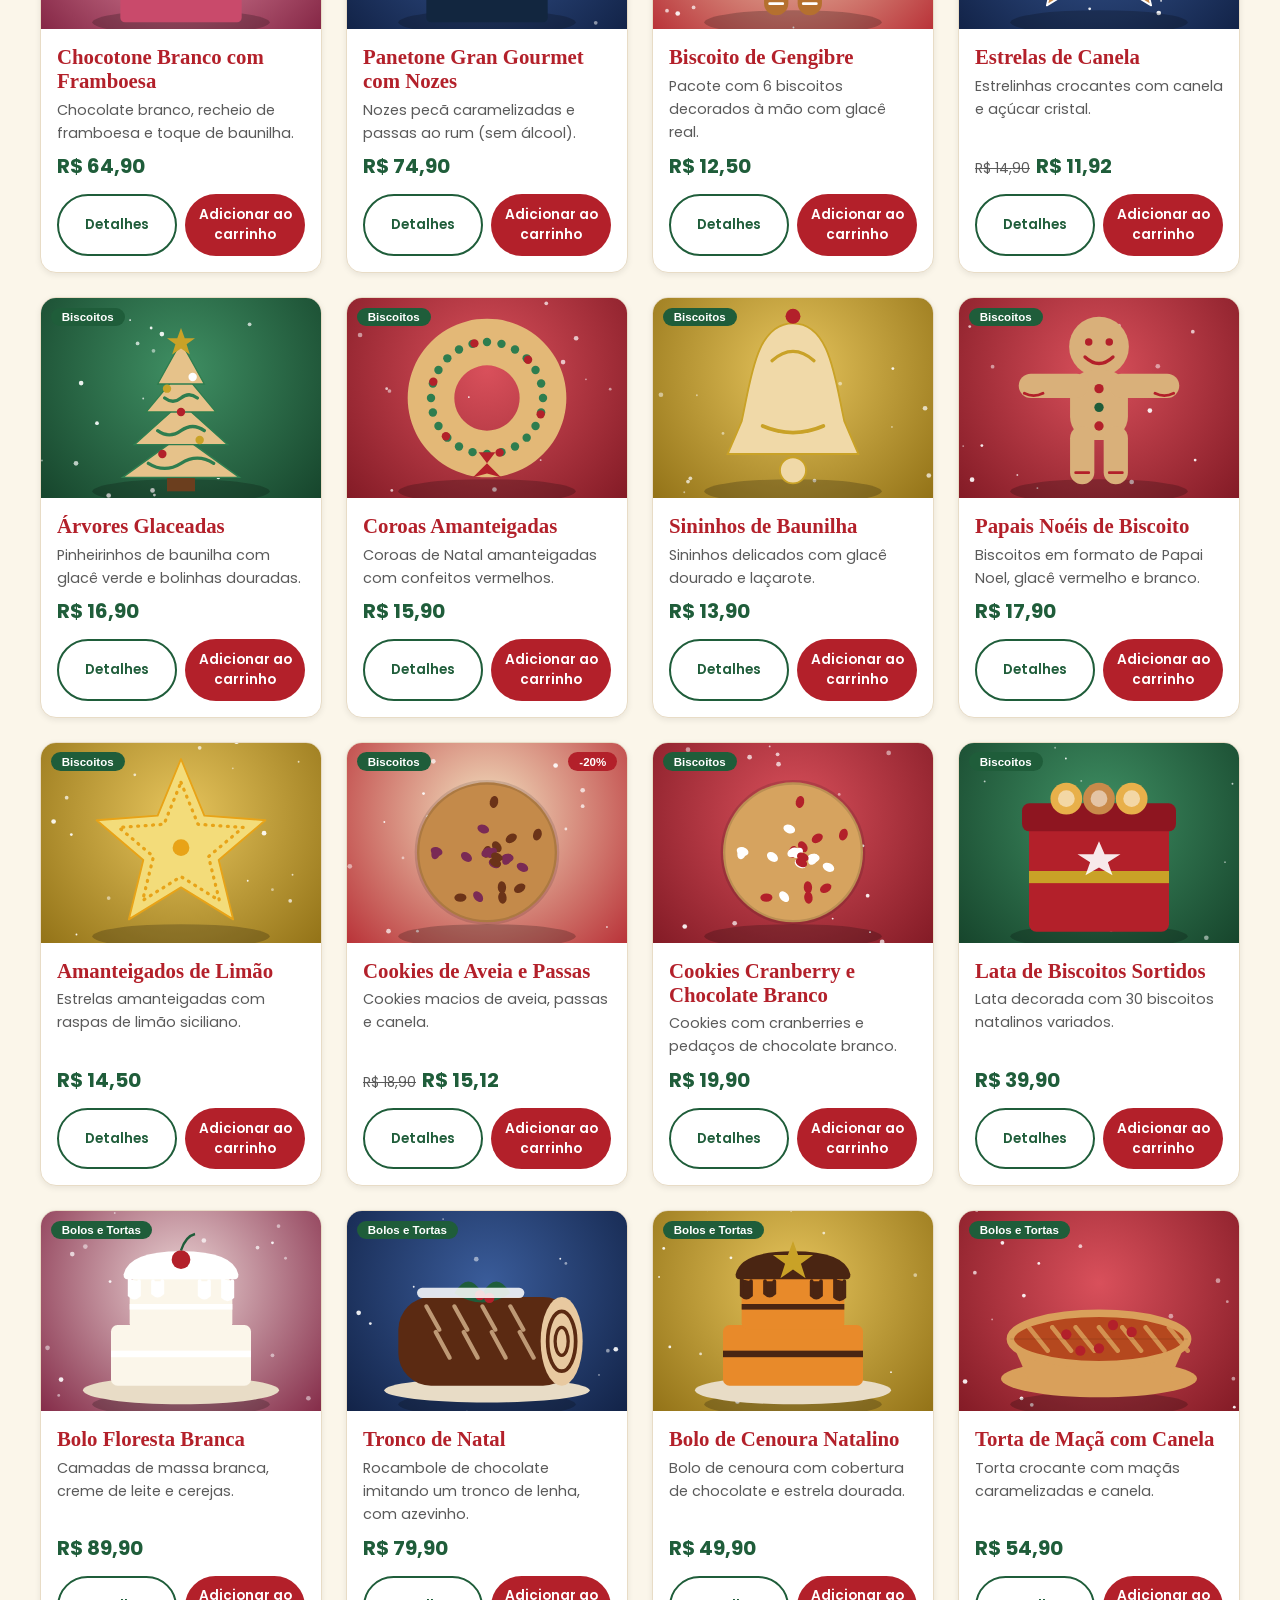
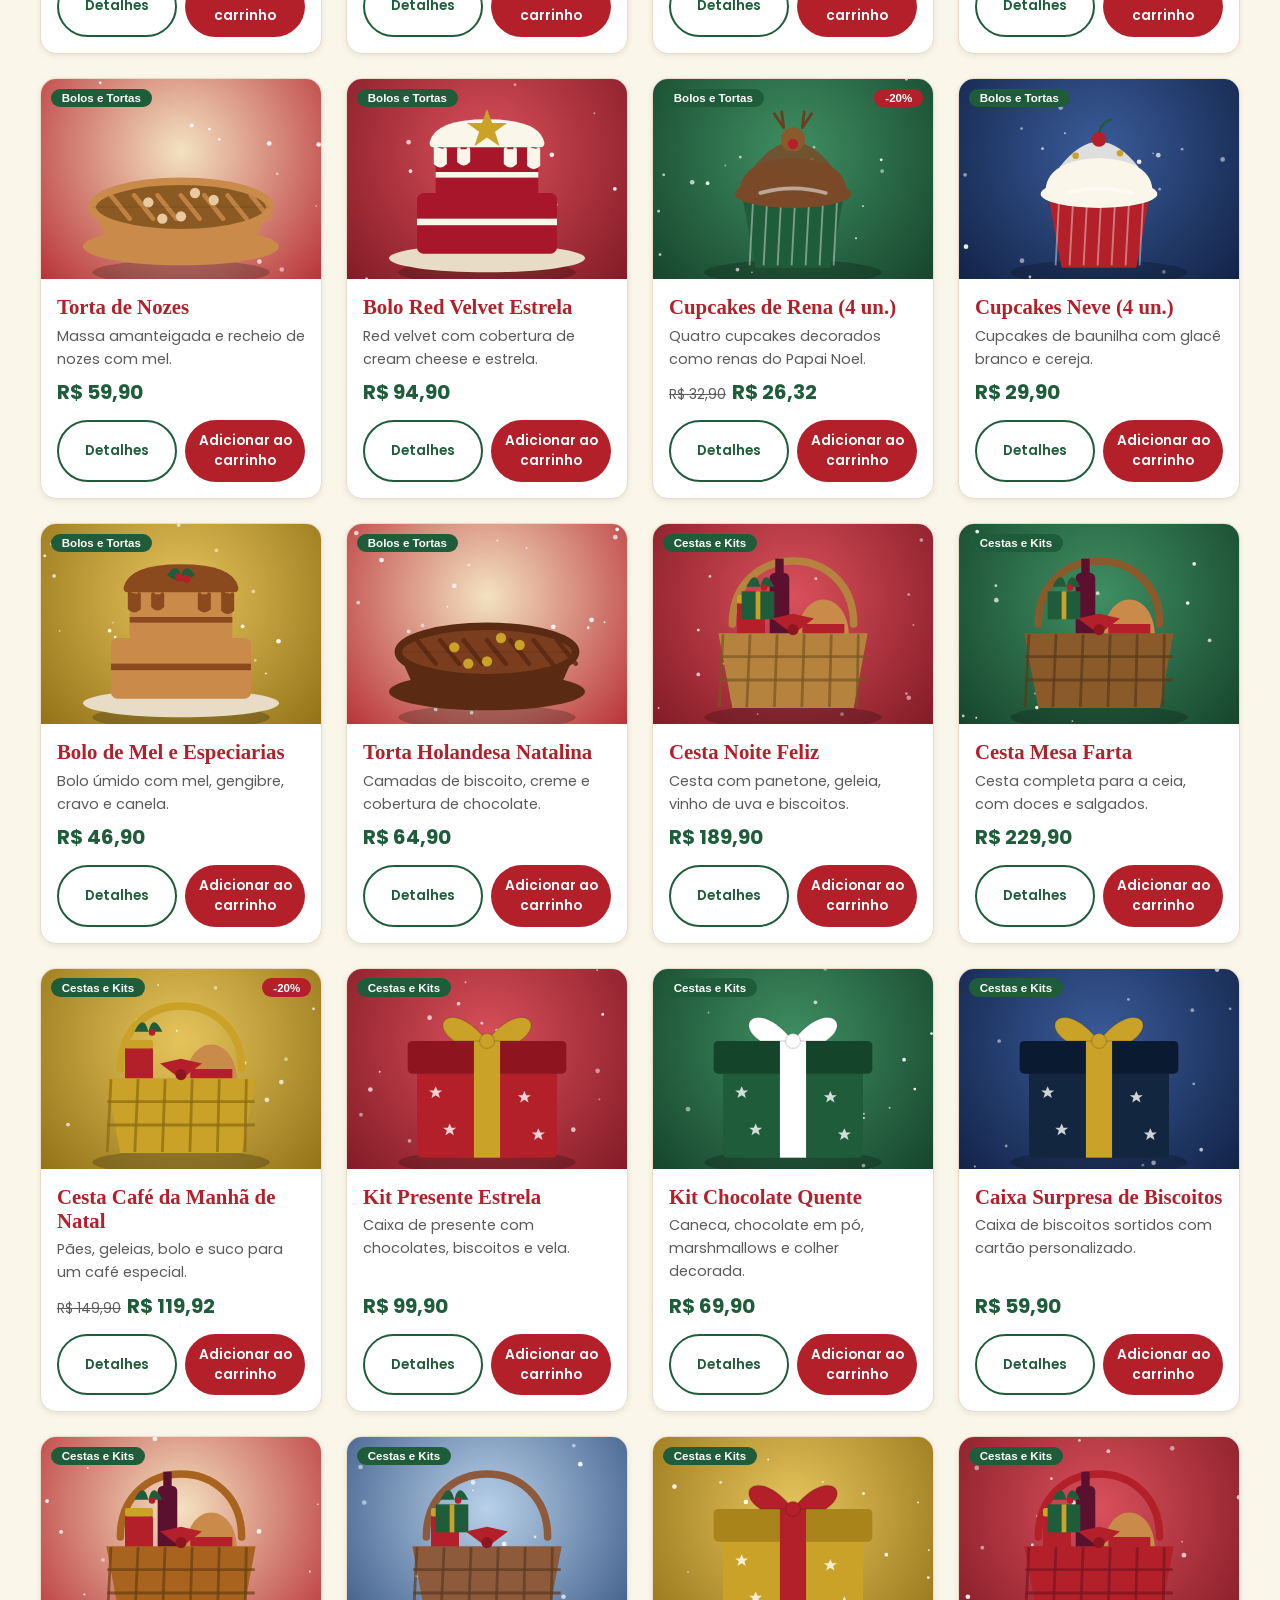
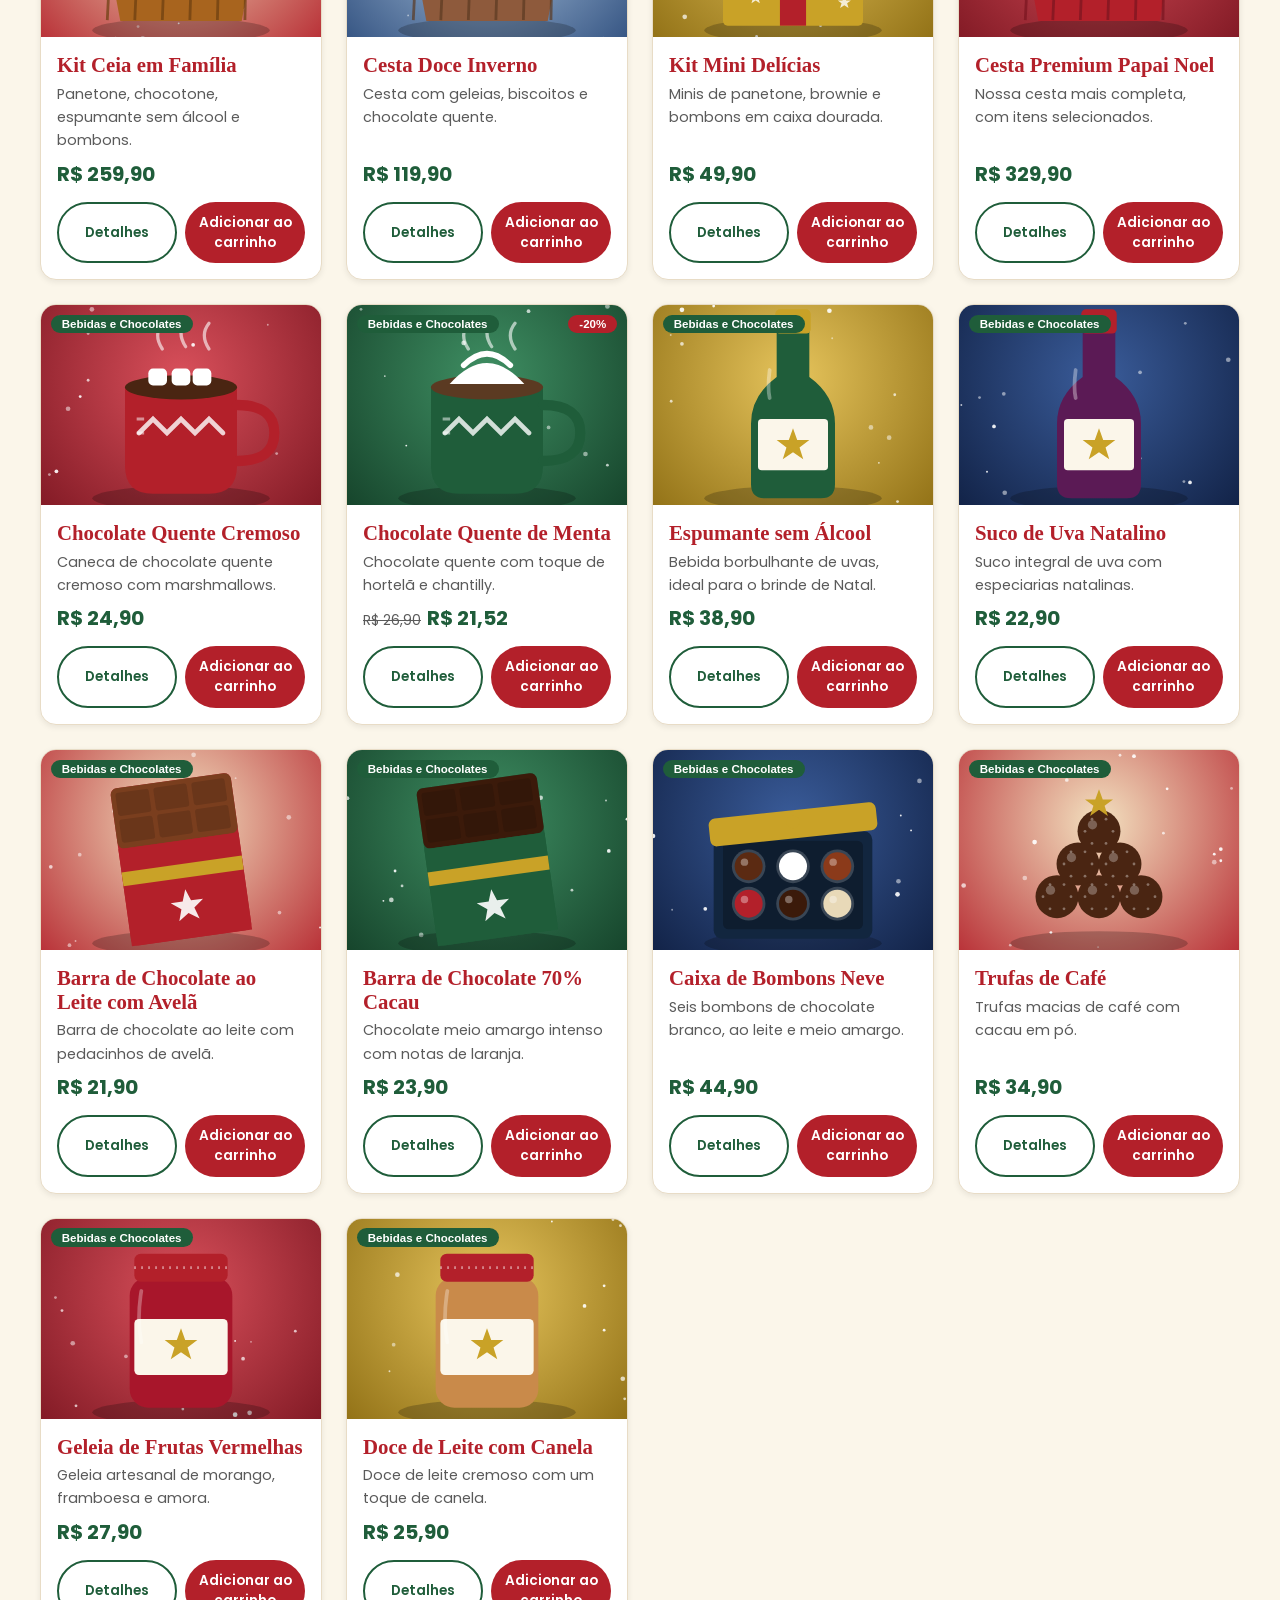
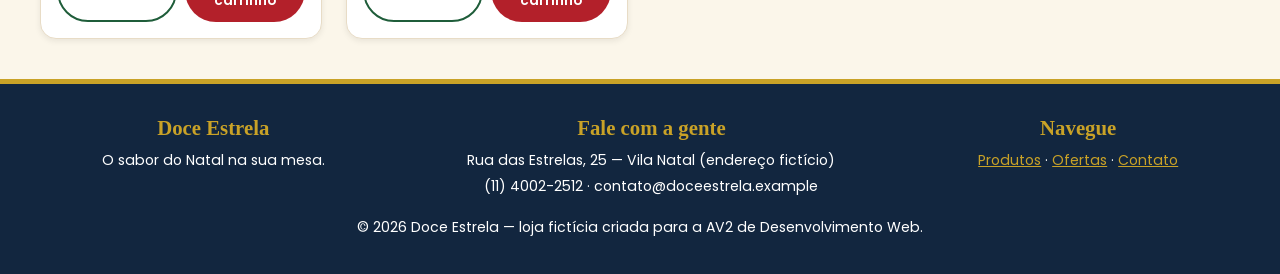
<file: produtos.html>
<!DOCTYPE html>
<html lang="pt-br">
<head>
  <meta charset="UTF-8">
  <meta name="viewport" content="width=device-width, initial-scale=1.0">
  <meta name="description" content="Doce Estrela: confeitaria natalina com panetones, biscoitos, bolos, cestas e chocolates.">
  <title>Doce Estrela | Produtos</title>
  <link rel="icon" type="image/svg+xml" href="img/favicon.svg">
  <link rel="preconnect" href="https://fonts.googleapis.com">
  <link rel="preconnect" href="https://fonts.gstatic.com" crossorigin>
  <link href="https://fonts.googleapis.com/css2?family=Mountains+of+Christmas:wght@400;700&family=Poppins:wght@400;600;700&display=swap" rel="stylesheet">
  <link rel="stylesheet" href="css/style.css">
  <link rel="stylesheet" href="css/responsivo.css">
</head>
<body>
  <!-- Neve caindo (flocos criados pelo JavaScript) -->
  <div id="neve" aria-hidden="true"></div>

  <header class="cabecalho">
    <div class="luzes" aria-hidden="true"></div>
    <div class="cabecalho-linha">
      <a class="marca" href="index.html">
        <img src="img/logo.svg" alt="Logotipo da Doce Estrela" width="44" height="44">
        <span>Doce Estrela</span>
      </a>

      <div class="acoes">
        <button class="btn-icone" id="btn-musica" aria-label="Tocar música de Natal" aria-pressed="false">🎵 <span class="texto-botao">Tocar música</span></button>
        <button class="btn-icone" id="btn-tema" aria-label="Ativar modo Noite de Natal">🌙</button>
        <button class="btn-icone" id="btn-carrinho" aria-label="Abrir carrinho de compras">🛒 <span id="qtd-carrinho">0</span></button>
        <button class="btn-menu" aria-label="Abrir menu" aria-expanded="false" aria-controls="menu">☰</button>
      </div>

      <nav class="menu" id="menu" aria-label="Menu principal">
        <a href="index.html">Home</a>
        <a href="produtos.html" class="ativo" aria-current="page">Produtos</a>
        <a href="sobre.html">Sobre nós</a>
        <a href="galeria.html">Galeria e Ofertas</a>
        <a href="contato.html">Contato</a>
      </nav>
    </div>
  </header>

  <main>

    <header class="cabecalho-pagina">
      <h1>Nossos produtos</h1>
      <p>50 delícias natalinas feitas com carinho. Busque pelo nome ou filtre por categoria.</p>
    </header>

    <section class="secao container" aria-label="Catálogo de produtos">
      <div class="filtros" role="search">
        <div>
          <label for="busca">Buscar produto</label>
          <input type="search" id="busca" placeholder="Buscar produto... (ex.: panetone)" autocomplete="off">
        </div>
        <div>
          <label for="categoria">Categoria</label>
          <select id="categoria">
            <option value="todas">Todas as categorias</option>
          </select>
        </div>
        <div>
          <label for="ordem">Ordenar por</label>
          <select id="ordem">
            <option value="padrao">Padrão</option>
            <option value="menor">Menor preço</option>
            <option value="maior">Maior preço</option>
            <option value="nome">Nome (A–Z)</option>
          </select>
        </div>
      </div>

      <p id="contador" aria-live="polite">Mostrando 50 de 50 produtos</p>

      <!-- os cards serão criados pelo JavaScript -->
      <div class="grade-produtos" id="lista-produtos"></div>
    </section>

  </main>

  <footer class="rodape">
    <div class="container">
      <div class="rodape-colunas">
        <div>
          <h3>Doce Estrela</h3>
          <p>O sabor do Natal na sua mesa.</p>
        </div>
        <div>
          <h3>Fale com a gente</h3>
          <p>Rua das Estrelas, 25 — Vila Natal (endereço fictício)</p>
          <p>(11) 4002-2512 · contato@doceestrela.example</p>
        </div>
        <div>
          <h3>Navegue</h3>
          <p><a href="produtos.html">Produtos</a> · <a href="galeria.html">Ofertas</a> · <a href="contato.html">Contato</a></p>
        </div>
      </div>
      <p>&copy; 2026 Doce Estrela — loja fictícia criada para a AV2 de Desenvolvimento Web.</p>
    </div>
  </footer>

  <!-- Carrinho de compras (painel lateral) -->
  <div class="fundo-escuro" id="fundo" hidden></div>
  <aside class="painel-carrinho" id="painel-carrinho" aria-label="Carrinho de compras" aria-hidden="true">
    <div class="painel-topo">
      <h2>🛒 Seu carrinho</h2>
      <button id="fechar-carrinho" aria-label="Fechar carrinho">✕</button>
    </div>
    <p class="carrinho-vazio" id="carrinho-vazio">Seu carrinho está vazio.<br>Escolha uns doces de Natal! 🎄</p>
    <ul id="itens-carrinho"></ul>
    <div class="painel-rodape">
      <p><span>Total:</span> <strong id="total-carrinho">R$ 0,00</strong></p>
      <button class="botao" id="finalizar-compra">Finalizar compra</button>
      <button class="botao botao-contorno" id="limpar-carrinho">Esvaziar carrinho</button>
    </div>
  </aside>

  <!-- Modal de detalhes do produto (preenchido pelo JavaScript) -->
  <div class="modal" id="modal" role="dialog" aria-modal="true" aria-labelledby="modal-titulo">
    <div class="modal-caixa">
      <button class="modal-fechar" id="modal-fechar" aria-label="Fechar detalhes">✕</button>
      <img id="modal-imagem" src="img/logo.svg" alt="" width="520" height="260">
      <div class="modal-corpo">
        <span class="etiqueta etiqueta-modal" id="modal-categoria"></span>
        <h2 id="modal-titulo"></h2>
        <p id="modal-descricao"></p>
        <strong class="preco" id="modal-preco"></strong>
        <button class="botao pulsar" id="modal-comprar" data-id="1">🎁 Adicionar ao carrinho</button>
      </div>
    </div>
  </div>

  <div class="aviso" id="aviso" role="status" aria-live="polite"></div>
  <button id="topo" aria-label="Voltar ao topo">↑</button>

  <!-- A ordem importa: produtos.js ANTES do script.js -->
  <script src="js/produtos.js"></script>
  <script src="js/script.js"></script>
</body>
</html>
</file>
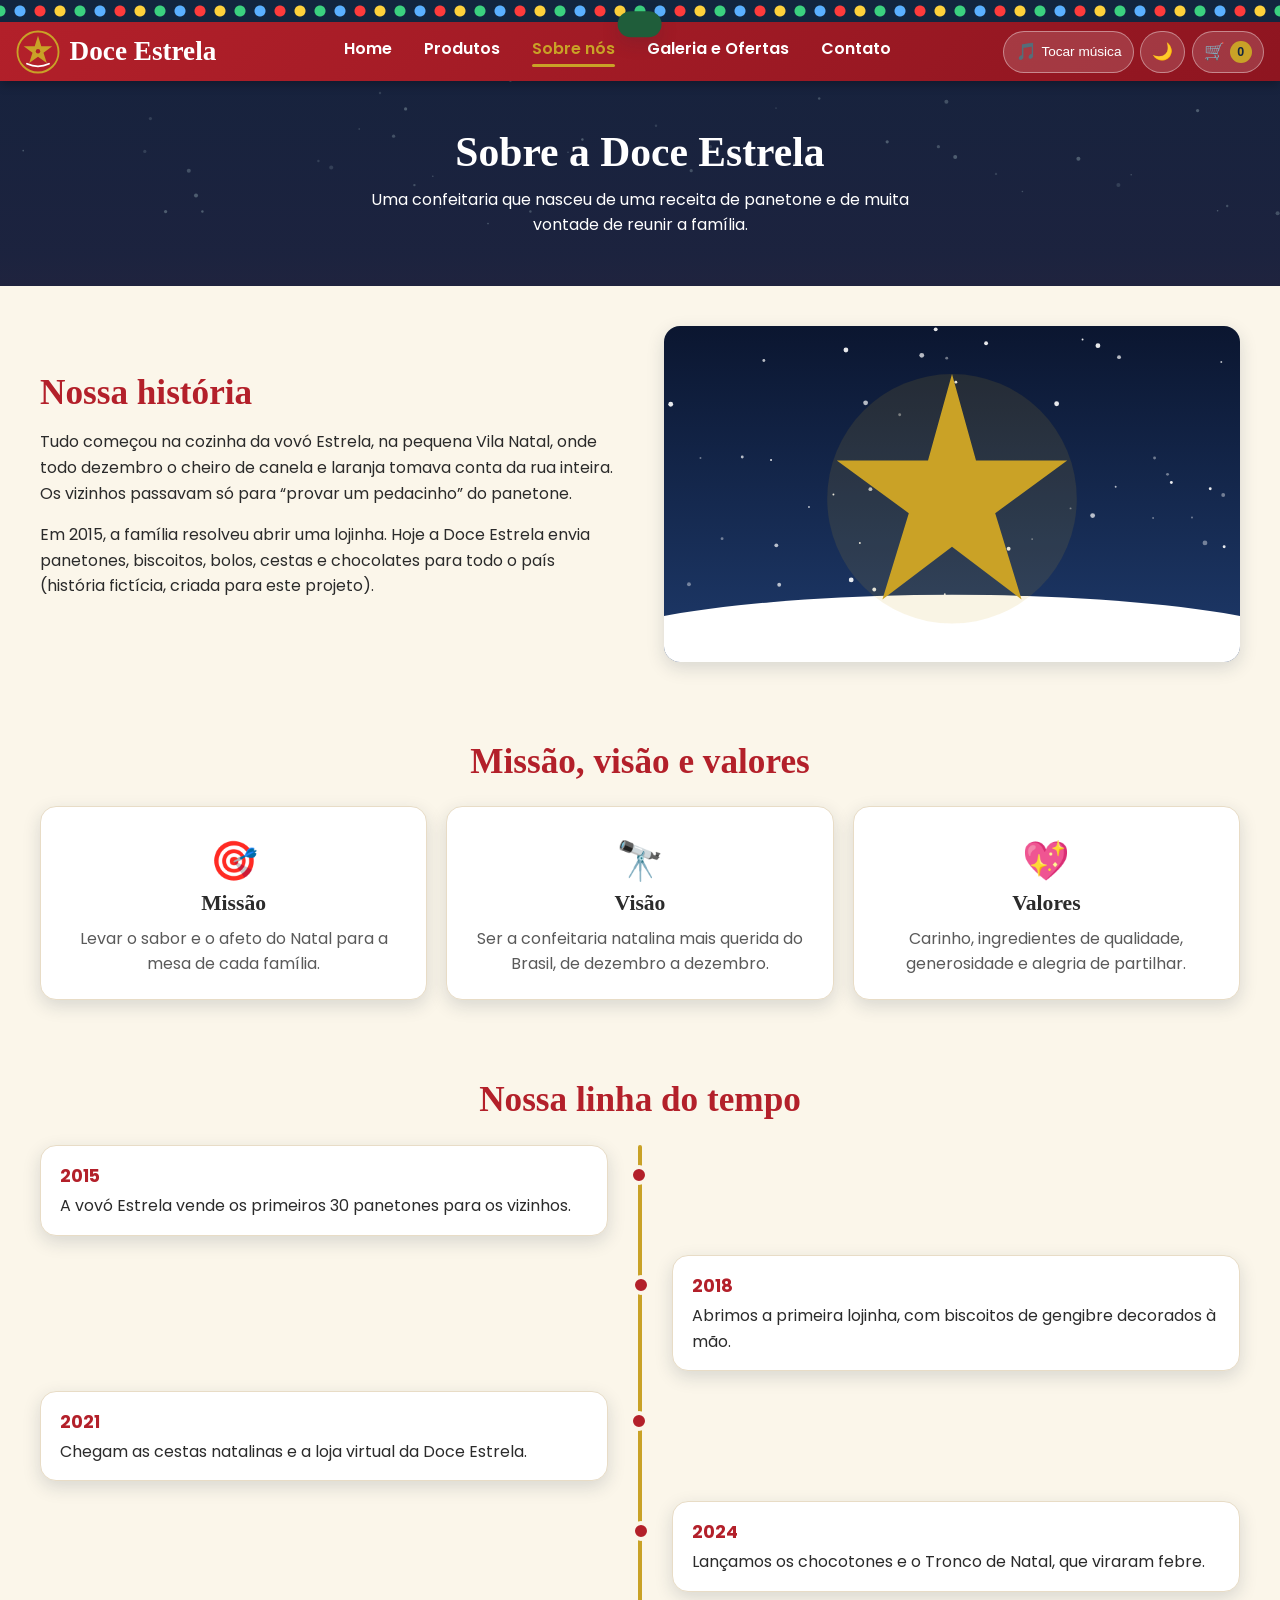
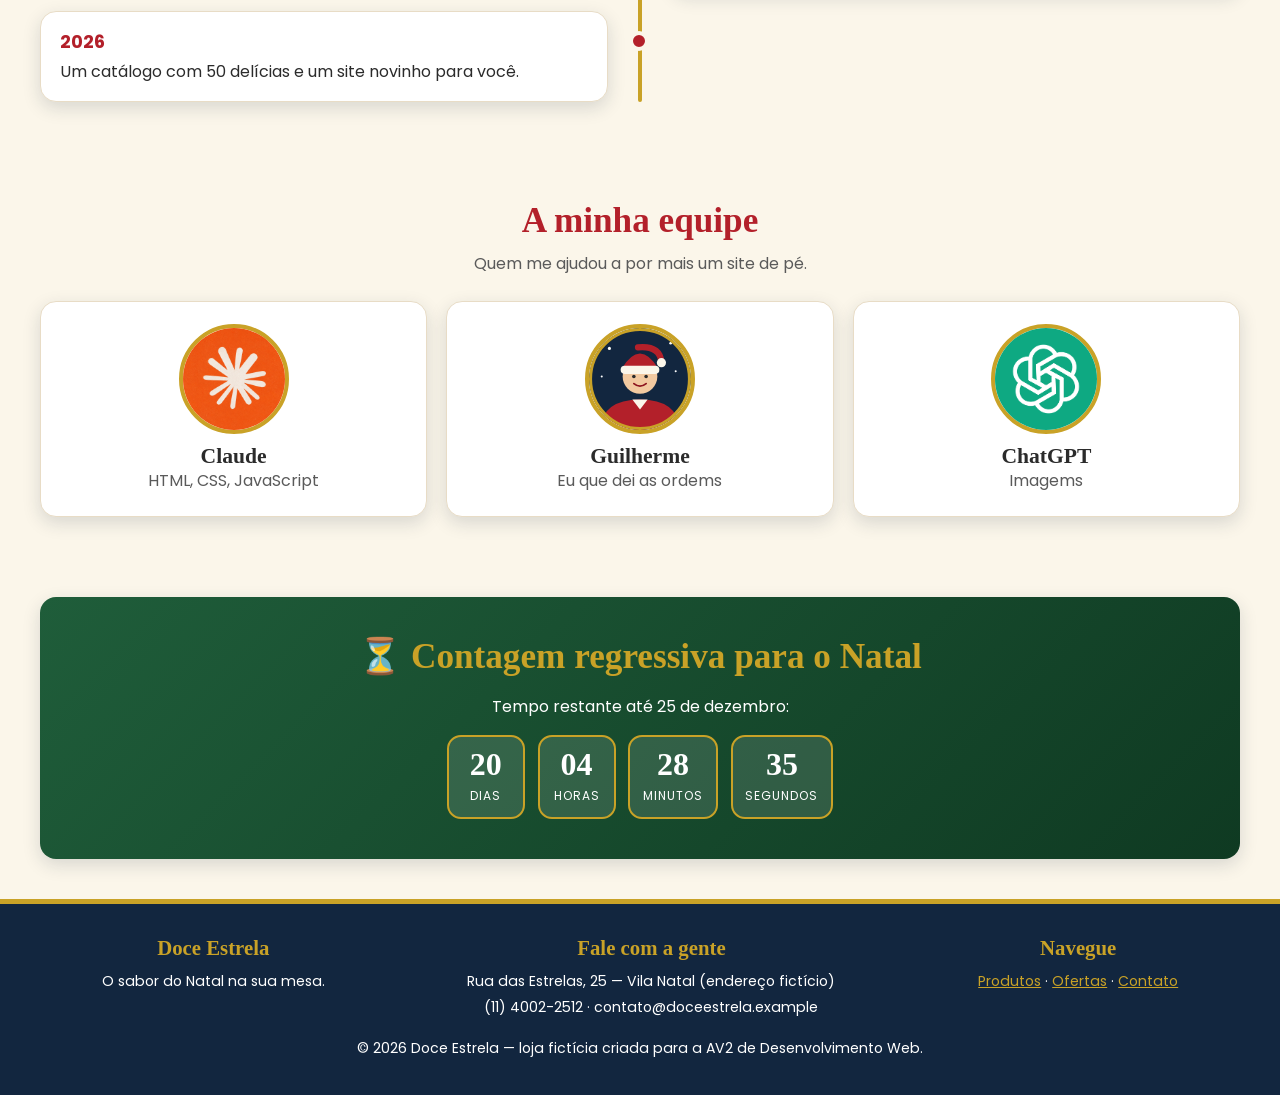
<file: sobre.html>
<!DOCTYPE html>
<html lang="pt-br">
<head>
  <meta charset="UTF-8">
  <meta name="viewport" content="width=device-width, initial-scale=1.0">
  <meta name="description" content="Doce Estrela: confeitaria natalina com panetones, biscoitos, bolos, cestas e chocolates.">
  <title>Doce Estrela | Sobre nós</title>
  <link rel="icon" type="image/svg+xml" href="img/favicon.svg">
  <link rel="preconnect" href="https://fonts.googleapis.com">
  <link rel="preconnect" href="https://fonts.gstatic.com" crossorigin>
  <link href="https://fonts.googleapis.com/css2?family=Mountains+of+Christmas:wght@400;700&family=Poppins:wght@400;600;700&display=swap" rel="stylesheet">
  <link rel="stylesheet" href="css/style.css">
  <link rel="stylesheet" href="css/responsivo.css">
</head>
<body>
  <!-- Neve caindo (flocos criados pelo JavaScript) -->
  <div id="neve" aria-hidden="true"></div>

  <header class="cabecalho">
    <div class="luzes" aria-hidden="true"></div>
    <div class="cabecalho-linha">
      <a class="marca" href="index.html">
        <img src="img/logo.svg" alt="Logotipo da Doce Estrela" width="44" height="44">
        <span>Doce Estrela</span>
      </a>

      <div class="acoes">
        <button class="btn-icone" id="btn-musica" aria-label="Tocar música de Natal" aria-pressed="false">🎵 <span class="texto-botao">Tocar música</span></button>
        <button class="btn-icone" id="btn-tema" aria-label="Ativar modo Noite de Natal">🌙</button>
        <button class="btn-icone" id="btn-carrinho" aria-label="Abrir carrinho de compras">🛒 <span id="qtd-carrinho">0</span></button>
        <button class="btn-menu" aria-label="Abrir menu" aria-expanded="false" aria-controls="menu">☰</button>
      </div>

      <nav class="menu" id="menu" aria-label="Menu principal">
        <a href="index.html">Home</a>
        <a href="produtos.html">Produtos</a>
        <a href="sobre.html" class="ativo" aria-current="page">Sobre nós</a>
        <a href="galeria.html">Galeria e Ofertas</a>
        <a href="contato.html">Contato</a>
      </nav>
    </div>
  </header>

  <main>

    <header class="cabecalho-pagina">
      <h1>Sobre a Doce Estrela</h1>
      <p>Uma confeitaria que nasceu de uma receita de panetone e de muita vontade de reunir a família.</p>
    </header>

    <section class="secao container" aria-labelledby="titulo-historia">
      <div class="dois-blocos">
        <div class="revelar">
          <h2 id="titulo-historia">Nossa história</h2>
          <p>Tudo começou na cozinha da vovó Estrela, na pequena Vila Natal, onde todo dezembro o cheiro de canela e laranja tomava conta da rua inteira. Os vizinhos passavam só para “provar um pedacinho” do panetone.</p>
          <p>Em 2015, a família resolveu abrir uma lojinha. Hoje a Doce Estrela envia panetones, biscoitos, bolos, cestas e chocolates para todo o país (história fictícia, criada para este projeto).</p>
        </div>
        <img class="revelar" src="img/galeria/09-star.svg" alt="Estrela dourada brilhando no céu noturno" width="1200" height="700" loading="lazy">
      </div>
    </section>

    <section class="secao container" aria-labelledby="titulo-valores">
      <div class="titulo-secao revelar"><h2 id="titulo-valores">Missão, visão e valores</h2></div>
      <div class="grade-valores">
        <article class="valor revelar"><span class="icone">🎯</span><h3>Missão</h3><p>Levar o sabor e o afeto do Natal para a mesa de cada família.</p></article>
        <article class="valor revelar"><span class="icone">🔭</span><h3>Visão</h3><p>Ser a confeitaria natalina mais querida do Brasil, de dezembro a dezembro.</p></article>
        <article class="valor revelar"><span class="icone">💖</span><h3>Valores</h3><p>Carinho, ingredientes de qualidade, generosidade e alegria de partilhar.</p></article>
      </div>
    </section>

    <section class="secao container" aria-labelledby="titulo-tempo">
      <div class="titulo-secao revelar"><h2 id="titulo-tempo">Nossa linha do tempo</h2></div>
      <ol class="linha-tempo">
        <li class="revelar"><strong>2015</strong><p>A vovó Estrela vende os primeiros 30 panetones para os vizinhos.</p></li>
        <li class="revelar"><strong>2018</strong><p>Abrimos a primeira lojinha, com biscoitos de gengibre decorados à mão.</p></li>
        <li class="revelar"><strong>2021</strong><p>Chegam as cestas natalinas e a loja virtual da Doce Estrela.</p></li>
        <li class="revelar"><strong>2024</strong><p>Lançamos os chocotones e o Tronco de Natal, que viraram febre.</p></li>
        <li class="revelar"><strong>2026</strong><p>Um catálogo com 50 delícias e um site novinho para você.</p></li>
      </ol>
    </section>

    <section class="secao container" aria-labelledby="titulo-equipe">
      <div class="titulo-secao revelar"><h2 id="titulo-equipe">A minha equipe</h2><p> Quem me ajudou a por mais um site de pé.</p></div>
      <div class="equipe">
        <article class="membro revelar"><img src="img/avatar1.webp" alt="Avatar do integrante 1" width="110" height="110" loading="lazy"><h3>Claude</h3><p>HTML, CSS, JavaScript</p></article>
        <article class="membro revelar"><img src="img/avatar2.svg" alt="Avatar do integrante 2" width="110" height="110" loading="lazy"><h3>Guilherme</h3><p>Eu que dei as ordems</p></article>
        <article class="membro revelar"><img src="img/avatar3.png" alt="Avatar do integrante 3" width="110" height="110" loading="lazy"><h3>ChatGPT</h3><p>Imagems</p></article>
      </div>
    </section>

    <section class="secao container" aria-labelledby="titulo-contagem">
      <div class="contagem revelar">
        <h2 id="titulo-contagem">⏳ Contagem regressiva para o Natal</h2>
        <p>Tempo restante até 25 de dezembro:</p>
        <div class="contagem-caixas" role="timer" aria-live="off">
        <div class="contagem-caixa"><strong data-contagem="dias">00</strong><span>dias</span></div>
        <div class="contagem-caixa"><strong data-contagem="horas">00</strong><span>horas</span></div>
        <div class="contagem-caixa"><strong data-contagem="minutos">00</strong><span>minutos</span></div>
        <div class="contagem-caixa"><strong data-contagem="segundos">00</strong><span>segundos</span></div>
      </div>
      </div>
    </section>

  </main>

  <footer class="rodape">
    <div class="container">
      <div class="rodape-colunas">
        <div>
          <h3>Doce Estrela</h3>
          <p>O sabor do Natal na sua mesa.</p>
        </div>
        <div>
          <h3>Fale com a gente</h3>
          <p>Rua das Estrelas, 25 — Vila Natal (endereço fictício)</p>
          <p>(11) 4002-2512 · contato@doceestrela.example</p>
        </div>
        <div>
          <h3>Navegue</h3>
          <p><a href="produtos.html">Produtos</a> · <a href="galeria.html">Ofertas</a> · <a href="contato.html">Contato</a></p>
        </div>
      </div>
      <p>&copy; 2026 Doce Estrela — loja fictícia criada para a AV2 de Desenvolvimento Web.</p>
    </div>
  </footer>

  <!-- Carrinho de compras (painel lateral) -->
  <div class="fundo-escuro" id="fundo" hidden></div>
  <aside class="painel-carrinho" id="painel-carrinho" aria-label="Carrinho de compras" aria-hidden="true">
    <div class="painel-topo">
      <h2>🛒 Seu carrinho</h2>
      <button id="fechar-carrinho" aria-label="Fechar carrinho">✕</button>
    </div>
    <p class="carrinho-vazio" id="carrinho-vazio">Seu carrinho está vazio.<br>Escolha uns doces de Natal! 🎄</p>
    <ul id="itens-carrinho"></ul>
    <div class="painel-rodape">
      <p><span>Total:</span> <strong id="total-carrinho">R$ 0,00</strong></p>
      <button class="botao" id="finalizar-compra">Finalizar compra</button>
      <button class="botao botao-contorno" id="limpar-carrinho">Esvaziar carrinho</button>
    </div>
  </aside>

  <div class="aviso" id="aviso" role="status" aria-live="polite"></div>
  <button id="topo" aria-label="Voltar ao topo">↑</button>

  <!-- A ordem importa: produtos.js ANTES do script.js -->
  <script src="js/produtos.js"></script>
  <script src="js/script.js"></script>
</body>
</html>
</file>
<file: css/style.css>
/* =====================================================
   css/style.css — Doce Estrela | Confeitaria Natalina
   Estilo base (pensado primeiro para o CELULAR).
   As regras para telas maiores ficam em css/responsivo.css
   ===================================================== */

/* ---------- 1. Variáveis (identidade visual natalina) ---------- */
:root {
  /* Paleta */
  --vermelho: #B3202A;
  --vermelho-escuro: #8E1520;
  --verde: #1F5D3A;
  --dourado: #C9A227;
  --neve: #FFFFFF;
  --creme: #FBF6EA;
  --noite: #12263F;

  /* Cores que mudam no modo escuro "Noite de Natal" */
  --fundo: var(--creme);
  --texto: #2B2B2B;
  --texto-suave: #5A5A5A;
  --cartao: var(--neve);
  --borda: #E8DCC6;

  /* Fontes (Google Fonts) */
  --fonte-titulo: "Mountains of Christmas", "Georgia", cursive;
  --fonte-texto: "Poppins", "Segoe UI", sans-serif;

  /* Espaçamentos e formas */
  --espaco: 1rem;
  --espaco-grande: 2.5rem;
  --raio: 16px;
  --sombra: 0 6px 18px rgba(18, 38, 63, 0.15);
}

/* Modo escuro: só trocamos as variáveis, o site inteiro muda! */
[data-tema="escuro"] {
  --fundo: #0B1630;
  --texto: #EDEFF5;
  --texto-suave: #B8C0D6;
  --cartao: #16264A;
  --borda: #2A3C66;
  --sombra: 0 6px 18px rgba(0, 0, 0, 0.45);
}

/* ---------- 2. Reset e base ---------- */
*,
*::before,
*::after {
  box-sizing: border-box;
}

html {
  scroll-behavior: smooth;
}

body {
  margin: 0;
  font-family: var(--fonte-texto);
  background: var(--fundo);
  color: var(--texto);
  line-height: 1.6;
  transition: background 0.4s, color 0.4s;
}

img {
  max-width: 100%;
  height: auto; /* respeita a proporção mesmo com width/height no HTML */
  display: block;
}

h1, h2, h3 {
  font-family: var(--fonte-titulo);
  line-height: 1.15;
  margin: 0 0 0.6rem;
}

h1 { font-size: 2.4rem; }
h2 { font-size: 1.9rem; color: var(--vermelho); }
h3 { font-size: 1.35rem; }

[data-tema="escuro"] h2 { color: var(--dourado); }

a { color: inherit; }

:focus-visible {
  outline: 3px solid var(--dourado);
  outline-offset: 2px;
}

.container {
  width: min(1200px, 100% - 2rem);
  margin-inline: auto;
}

.secao {
  padding: var(--espaco-grande) 0;
}

.titulo-secao {
  text-align: center;
  margin-bottom: 1.5rem;
}

.titulo-secao p {
  margin: 0;
  color: var(--texto-suave);
}

.somente-leitor {
  position: absolute;
  width: 1px;
  height: 1px;
  overflow: hidden;
  clip: rect(0 0 0 0);
}

/* ---------- 3. Botões ---------- */
.botao,
.btn-comprar,
.btn-detalhes {
  display: inline-flex;
  align-items: center;
  justify-content: center;
  gap: 0.4rem;
  font-family: var(--fonte-texto);
  font-weight: 600;
  font-size: 0.95rem;
  padding: 0.7rem 1.2rem;
  border: 2px solid transparent;
  border-radius: 999px;
  cursor: pointer;
  text-decoration: none;
  transition: transform 0.2s, background 0.2s, box-shadow 0.2s;
}

.botao,
.btn-comprar {
  background: var(--vermelho);
  color: var(--neve);
}

.botao:hover,
.btn-comprar:hover {
  background: var(--vermelho-escuro);
  transform: translateY(-2px);
  box-shadow: var(--sombra);
}

.botao-verde { background: var(--verde); }
.botao-verde:hover { background: #164A2D; }

.botao-contorno,
.btn-detalhes {
  background: transparent;
  color: var(--verde);
  border-color: var(--verde);
}

.botao-contorno:hover,
.btn-detalhes:hover {
  background: var(--verde);
  color: var(--neve);
}

[data-tema="escuro"] .botao-contorno,
[data-tema="escuro"] .btn-detalhes {
  color: var(--dourado);
  border-color: var(--dourado);
}

[data-tema="escuro"] .botao-contorno:hover,
[data-tema="escuro"] .btn-detalhes:hover {
  background: var(--dourado);
  color: var(--noite);
}

/* Botão pulsando: chama a atenção para a ação principal */
.pulsar {
  animation: pulsar 2s ease-in-out infinite;
}

@keyframes pulsar {
  0%, 100% { box-shadow: 0 0 0 0 rgba(201, 162, 39, 0.7); }
  50% { box-shadow: 0 0 0 14px rgba(201, 162, 39, 0); }
}

/* ---------- 4. Luzinhas de Natal piscando ---------- */
.luzes {
  position: relative;
  height: 22px;
  overflow: hidden;
  background: var(--noite);
}

.luzes::before,
.luzes::after {
  content: "";
  position: absolute;
  inset: 0;
}

/* Cada pseudo-elemento desenha duas cores de lâmpadas que piscam em tempos diferentes */
.luzes::before {
  background:
    radial-gradient(circle, #FF3B3B 0 5px, transparent 6px) 0 50% / 80px 22px repeat-x,
    radial-gradient(circle, #3BD17F 0 5px, transparent 6px) 40px 50% / 80px 22px repeat-x;
  animation: piscar 1.6s ease-in-out infinite;
}

.luzes::after {
  background:
    radial-gradient(circle, #FFD23B 0 5px, transparent 6px) 20px 50% / 80px 22px repeat-x,
    radial-gradient(circle, #5AB0FF 0 5px, transparent 6px) 60px 50% / 80px 22px repeat-x;
  animation: piscar 1.6s ease-in-out infinite 0.8s;
}

@keyframes piscar {
  0%, 100% { opacity: 1; }
  50% { opacity: 0.25; }
}

/* ---------- 5. Cabeçalho e menu ---------- */
.cabecalho {
  position: sticky;
  top: 0;
  z-index: 50;
  background: linear-gradient(135deg, var(--vermelho), var(--vermelho-escuro));
  color: var(--neve);
  box-shadow: 0 3px 10px rgba(0, 0, 0, 0.3);
}

.cabecalho-linha {
  display: flex;
  flex-wrap: wrap;
  align-items: center;
  justify-content: space-between;
  gap: 0.5rem;
  padding: 0.5rem 1rem;
}

.marca {
  display: flex;
  align-items: center;
  gap: 0.6rem;
  text-decoration: none;
  font-family: var(--fonte-titulo);
  font-size: 1.7rem;
  font-weight: 700;
  color: var(--neve);
  margin-right: auto;
}

.marca img {
  width: 44px;
  height: 44px;
}

.acoes {
  display: flex;
  align-items: center;
  gap: 0.4rem;
}

.btn-icone,
.btn-menu {
  display: inline-flex;
  align-items: center;
  gap: 0.3rem;
  background: rgba(255, 255, 255, 0.15);
  color: var(--neve);
  border: 1px solid rgba(255, 255, 255, 0.4);
  border-radius: 999px;
  min-width: 42px;
  height: 42px;
  padding: 0 0.7rem;
  font-size: 1.05rem;
  cursor: pointer;
  justify-content: center;
  transition: background 0.2s, transform 0.2s;
}

.btn-icone:hover,
.btn-menu:hover {
  background: rgba(255, 255, 255, 0.3);
  transform: scale(1.05);
}

/* No celular mostramos só o ícone da música; o texto aparece no desktop */
.btn-icone .texto-botao {
  display: none;
  font-size: 0.85rem;
}

#qtd-carrinho {
  background: var(--dourado);
  color: var(--noite);
  font-size: 0.78rem;
  font-weight: 700;
  min-width: 22px;
  height: 22px;
  border-radius: 999px;
  display: inline-flex;
  align-items: center;
  justify-content: center;
}

.btn-pulo {
  animation: pulo 0.4s;
}

@keyframes pulo {
  50% { transform: scale(1.25); }
}

/* Menu: escondido no celular, abre com a classe "aberto" (JavaScript) */
.menu {
  display: none;
  width: 100%;
  padding-bottom: 0.5rem;
}

.menu.aberto {
  display: flex;
  flex-direction: column;
}

.menu a {
  position: relative;
  display: block;
  padding: 0.6rem 0.4rem;
  text-decoration: none;
  color: var(--neve);
  font-weight: 600;
}

.menu a:hover {
  color: var(--dourado);
}

/* Destaque para a página ativa: sublinhado dourado (pseudo-elemento) */
.menu a.ativo {
  color: var(--dourado);
}

.menu a.ativo::after {
  content: "";
  display: block;
  height: 3px;
  background: var(--dourado);
  border-radius: 3px;
  margin-top: 2px;
}

/* ---------- 6. Neve (flocos criados pelo JavaScript) ---------- */
#neve {
  position: fixed;
  inset: 0;
  pointer-events: none;
  overflow: hidden;
  z-index: 40;
}

.floco {
  position: absolute;
  top: -20px;
  color: var(--neve);
  text-shadow: 0 0 4px rgba(120, 160, 220, 0.8);
  animation: cair linear infinite;
  user-select: none;
}

@keyframes cair {
  from { transform: translate3d(0, -10vh, 0) rotate(0deg); }
  50% { transform: translate3d(25px, 55vh, 0) rotate(180deg); }
  to { transform: translate3d(-15px, 110vh, 0) rotate(360deg); }
}

/* ---------- 7. Banner da Home com parallax ---------- */
.banner {
  position: relative;
  min-height: 80vh;
  overflow: hidden;
  display: grid;
  place-items: center;
  background: var(--noite);
  color: var(--neve);
  text-align: center;
}

/* Camadas: o JavaScript move cada uma com velocidade diferente */
.camada {
  position: absolute;
  left: 0;
  width: 100%;
  object-fit: cover;
  pointer-events: none;
}

.camada-ceu { top: -15%; height: 135%; }
.camada-montanhas { bottom: 0; height: 60%; object-position: bottom; }
.camada-pinheiros { bottom: -2%; height: 42%; object-position: bottom; }

.banner-conteudo {
  position: relative;
  z-index: 2;
  padding: 2rem 1rem 6rem;
  text-shadow: 0 3px 12px rgba(0, 0, 0, 0.6);
}

.banner-conteudo h1 {
  font-size: 3.2rem;
  color: var(--neve);
}

.banner-conteudo .slogan {
  font-size: 1.15rem;
  margin: 0 auto 1.2rem;
  max-width: 34rem;
}

.banner-botoes {
  display: flex;
  flex-wrap: wrap;
  justify-content: center;
  gap: 0.8rem;
}

.contagem-mini {
  display: inline-block;
  margin-bottom: 1rem;
  padding: 0.35rem 1rem;
  background: rgba(201, 162, 39, 0.9);
  color: var(--noite);
  font-weight: 700;
  border-radius: 999px;
  text-shadow: none;
}

/* Faixa parallax feita só com CSS (background-attachment: fixed) */
.faixa-parallax {
  background-image: linear-gradient(rgba(18, 38, 63, 0.55), rgba(18, 38, 63, 0.55)), url("../img/banners/ceu.svg");
  background-attachment: fixed;
  background-position: center;
  background-size: cover;
  color: var(--neve);
  text-align: center;
  padding: 4rem 1rem;
}

.faixa-parallax blockquote {
  margin: 0 auto;
  max-width: 40rem;
  font-family: var(--fonte-titulo);
  font-size: 1.9rem;
  line-height: 1.3;
}

.faixa-parallax cite {
  display: block;
  margin-top: 0.8rem;
  font-family: var(--fonte-texto);
  font-size: 0.9rem;
  color: var(--dourado);
  font-style: normal;
}

/* ---------- 8. Slideshow ---------- */
.slideshow {
  position: relative;
  border-radius: var(--raio);
  overflow: hidden;
  box-shadow: var(--sombra);
  background: var(--noite);
}

.slide { display: none; position: relative; }

.slide.ativo {
  display: block;
  animation: aparecer 1s;
}

@keyframes aparecer {
  from { opacity: 0; }
  to { opacity: 1; }
}

.slide img {
  width: 100%;
  height: 300px;
  object-fit: cover;
}

.slide-texto {
  position: absolute;
  left: 0;
  right: 0;
  bottom: 0;
  padding: 2.5rem 1rem 1.6rem;
  background: linear-gradient(transparent, rgba(0, 0, 0, 0.8));
  color: var(--neve);
}

.slide-texto h2 { color: var(--dourado); margin-bottom: 0.2rem; font-size: 1.6rem; }
.slide-texto p { margin: 0 0 0.6rem; }

.slide-botao {
  position: absolute;
  top: 50%;
  transform: translateY(-50%);
  width: 42px;
  height: 42px;
  border: none;
  border-radius: 50%;
  font-size: 1.4rem;
  background: rgba(255, 255, 255, 0.85);
  color: var(--vermelho);
  cursor: pointer;
  z-index: 3;
  transition: background 0.2s, transform 0.2s;
}

.slide-botao:hover { background: var(--dourado); transform: translateY(-50%) scale(1.1); }
#anterior { left: 0.6rem; }
#proximo { right: 0.6rem; }

.indicadores {
  position: absolute;
  bottom: 0.6rem;
  right: 1rem;
  display: flex;
  gap: 0.4rem;
  z-index: 3;
}

.indicadores button {
  width: 12px;
  height: 12px;
  padding: 0;
  border-radius: 50%;
  border: 2px solid var(--neve);
  background: transparent;
  cursor: pointer;
}

.indicadores button.ativo { background: var(--dourado); border-color: var(--dourado); }

/* ---------- 9. Cards de produtos (Grid) ---------- */
.grade-produtos {
  display: grid;
  grid-template-columns: 1fr;
  gap: 1.5rem;
}

.card {
  display: flex;
  flex-direction: column;
  background: var(--cartao);
  border: 1px solid var(--borda);
  border-radius: var(--raio);
  overflow: hidden;
  box-shadow: 0 2px 6px rgba(0, 0, 0, 0.08);
  transition: transform 0.3s, box-shadow 0.3s;
  animation: entrada 0.5s ease-out both; /* ao aparecer, o card sobe suavemente */
}

@keyframes entrada {
  from { opacity: 0; translate: 0 20px; }
  to { opacity: 1; translate: 0 0; }
}

/* Só os cards de destaque "flutuam" de leve (cada um começa em um momento, atraso aleatório no JS) */
#lista-destaques .card {
  animation: flutuar 6s ease-in-out infinite;
}

@keyframes flutuar {
  0%, 100% { translate: 0 0; }
  50% { translate: 0 -5px; }
}

.card:hover {
  transform: translateY(-8px);
  box-shadow: 0 12px 24px rgba(0, 0, 0, 0.25);
}

.card-imagem {
  position: relative;
  overflow: hidden;
  cursor: pointer;
  border: 0;
  padding: 0;
  background: none;
}

.card img {
  width: 100%;
  height: 200px;
  object-fit: cover;
  transition: transform 0.5s;
}

.card:hover img { transform: scale(1.08); }

.etiqueta {
  position: absolute;
  top: 0.6rem;
  left: 0.6rem;
  background: var(--verde);
  color: var(--neve);
  font-size: 0.72rem;
  font-weight: 600;
  padding: 0.2rem 0.7rem;
  border-radius: 999px;
}

.etiqueta-oferta {
  left: auto;
  right: 0.6rem;
  background: var(--vermelho);
}

.card-corpo {
  display: flex;
  flex-direction: column;
  flex: 1;
  gap: 0.35rem;
  padding: 1rem;
}

.card h3 { font-size: 1.3rem; margin: 0; color: var(--vermelho); }
[data-tema="escuro"] .card h3 { color: var(--dourado); }
.card p { margin: 0; font-size: 0.9rem; color: var(--texto-suave); flex: 1; }

.preco { font-size: 1.25rem; font-weight: 700; color: var(--verde); }
[data-tema="escuro"] .preco { color: #6FD39A; }
.preco-antigo { font-size: 0.85rem; font-weight: 400; color: var(--texto-suave); text-decoration: line-through; margin-right: 0.4rem; }

.card-botoes {
  display: flex;
  flex-wrap: wrap;
  gap: 0.5rem;
  margin-top: 0.4rem;
}

.card-botoes button { flex: 1; font-size: 0.85rem; padding: 0.55rem 0.7rem; }

/* ---------- 10. Barra de filtros (página de produtos) ---------- */
.filtros {
  display: grid;
  grid-template-columns: 1fr;
  gap: 0.8rem;
  background: var(--cartao);
  border: 1px solid var(--borda);
  border-radius: var(--raio);
  padding: 1rem;
  margin-bottom: 1rem;
  box-shadow: var(--sombra);
}

.filtros label {
  display: block;
  font-size: 0.8rem;
  font-weight: 600;
  margin-bottom: 0.2rem;
}

.filtros input,
.filtros select,
.formulario input,
.formulario select,
.formulario textarea {
  width: 100%;
  font-family: var(--fonte-texto);
  font-size: 1rem;
  padding: 0.65rem 0.8rem;
  border: 2px solid var(--borda);
  border-radius: 12px;
  background: var(--fundo);
  color: var(--texto);
  transition: border-color 0.2s, box-shadow 0.2s;
}

.filtros input:focus,
.filtros select:focus,
.formulario input:focus,
.formulario select:focus,
.formulario textarea:focus {
  outline: none;
  border-color: var(--dourado);
  box-shadow: 0 0 0 4px rgba(201, 162, 39, 0.25);
}

#contador {
  font-weight: 600;
  margin: 0 0 1rem;
  color: var(--verde);
}

[data-tema="escuro"] #contador { color: #6FD39A; }

.vazio {
  grid-column: 1 / -1;
  text-align: center;
  padding: 3rem 1rem;
  font-size: 1.1rem;
  background: var(--cartao);
  border: 2px dashed var(--dourado);
  border-radius: var(--raio);
}

.vazio span { display: block; font-size: 3rem; }

.etiqueta-modal { position: static; display: inline-block; margin-bottom: 0.5rem; }
.botao-claro { color: var(--neve); border-color: var(--neve); }
.centro { text-align: center; margin-top: 1.5rem; }
.grade-ofertas { margin-top: 2rem; }

/* ---------- 11. Chamadas e cartões simples ---------- */
.grade-chamadas {
  display: grid;
  grid-template-columns: 1fr;
  gap: 1.2rem;
}

.chamada {
  display: block;
  text-decoration: none;
  background: var(--cartao);
  border: 1px solid var(--borda);
  border-top: 6px solid var(--vermelho);
  border-radius: var(--raio);
  padding: 1.4rem;
  box-shadow: var(--sombra);
  transition: transform 0.3s;
}

.chamada:nth-child(even) { border-top-color: var(--verde); }
.chamada:hover { transform: translateY(-6px); }
.chamada .icone { font-size: 2.2rem; display: block; margin-bottom: 0.3rem; }
.chamada p { margin: 0; color: var(--texto-suave); }

.categorias {
  display: flex;
  flex-wrap: wrap;
  justify-content: center;
  gap: 0.6rem;
}

.categorias a {
  text-decoration: none;
  background: var(--cartao);
  border: 2px solid var(--dourado);
  border-radius: 999px;
  padding: 0.5rem 1.1rem;
  font-weight: 600;
  transition: background 0.2s, transform 0.2s;
}

.categorias a:hover { background: var(--dourado); color: var(--noite); transform: scale(1.06); }

/* ---------- 12. Sobre nós ---------- */
.cabecalho-pagina {
  background: linear-gradient(rgba(18, 38, 63, 0.75), rgba(18, 38, 63, 0.75)), url("../img/banners/ceu.svg") center / cover;
  color: var(--neve);
  text-align: center;
  padding: 3rem 1rem;
}

.cabecalho-pagina h1 { color: var(--neve); font-size: 2.6rem; }
.cabecalho-pagina p { margin: 0 auto; max-width: 36rem; }

.dois-blocos {
  display: grid;
  grid-template-columns: 1fr;
  gap: 1.5rem;
  align-items: center;
}

.dois-blocos img { border-radius: var(--raio); box-shadow: var(--sombra); width: 100%; }

.grade-valores {
  display: grid;
  grid-template-columns: 1fr;
  gap: 1.2rem;
}

.valor {
  background: var(--cartao);
  border: 1px solid var(--borda);
  border-radius: var(--raio);
  padding: 1.4rem;
  text-align: center;
  box-shadow: var(--sombra);
}

.valor .icone { font-size: 2.4rem; }
.valor p { margin: 0; color: var(--texto-suave); }

.equipe {
  display: grid;
  grid-template-columns: 1fr;
  gap: 1.2rem;
}

.membro {
  text-align: center;
  background: var(--cartao);
  border: 1px solid var(--borda);
  border-radius: var(--raio);
  padding: 1.4rem;
  box-shadow: var(--sombra);
}

.membro img {
  width: 110px;
  height: 110px;
  margin: 0 auto 0.6rem;
  border-radius: 50%;
  border: 4px solid var(--dourado);
}

.membro h3 { margin-bottom: 0; }
.membro p { margin: 0; color: var(--texto-suave); }

/* Linha do tempo */
.linha-tempo {
  position: relative;
  list-style: none;
  margin: 0;
  padding: 0 0 0 1.8rem;
}

.linha-tempo::before {
  content: "";
  position: absolute;
  left: 8px;
  top: 0;
  bottom: 0;
  width: 4px;
  background: var(--dourado);
  border-radius: 4px;
}

.linha-tempo li {
  position: relative;
  background: var(--cartao);
  border: 1px solid var(--borda);
  border-radius: var(--raio);
  padding: 1rem 1.2rem;
  margin-bottom: 1.2rem;
  box-shadow: var(--sombra);
}

.linha-tempo li::before {
  content: "";
  position: absolute;
  left: -1.8rem;
  top: 1.2rem;
  width: 20px;
  height: 20px;
  border-radius: 50%;
  background: var(--vermelho);
  border: 4px solid var(--creme);
}

.linha-tempo strong { color: var(--vermelho); font-size: 1.1rem; }
[data-tema="escuro"] .linha-tempo strong { color: var(--dourado); }
.linha-tempo p { margin: 0.2rem 0 0; }

/* ---------- 13. Contagem regressiva ---------- */
.contagem {
  background: linear-gradient(135deg, var(--verde), #0F3A22);
  color: var(--neve);
  text-align: center;
  padding: 2.5rem 1rem;
  border-radius: var(--raio);
  box-shadow: var(--sombra);
}

.contagem h2 { color: var(--dourado); }

.contagem-caixas {
  display: flex;
  flex-wrap: wrap;
  justify-content: center;
  gap: 0.8rem;
  margin-top: 1rem;
}

.contagem-caixa {
  min-width: 78px;
  background: rgba(255, 255, 255, 0.12);
  border: 2px solid var(--dourado);
  border-radius: 14px;
  padding: 0.6rem 0.8rem;
}

.contagem-caixa strong { display: block; font-size: 2rem; line-height: 1.1; font-family: var(--fonte-titulo); }
.contagem-caixa span { font-size: 0.75rem; text-transform: uppercase; letter-spacing: 1px; }

/* ---------- 14. Galeria e lightbox ---------- */
.grade-galeria {
  display: grid;
  grid-template-columns: repeat(2, 1fr);
  gap: 0.7rem;
}

.galeria-item {
  position: relative;
  padding: 0;
  border: 3px solid var(--neve);
  border-radius: 12px;
  overflow: hidden;
  cursor: zoom-in;
  background: var(--noite);
  box-shadow: var(--sombra);
  transition: transform 0.3s;
}

.galeria-item:hover { transform: scale(1.04) rotate(-1deg); z-index: 2; }
.galeria-item img { width: 100%; height: 150px; object-fit: cover; }

.galeria-item span {
  position: absolute;
  left: 0;
  right: 0;
  bottom: 0;
  padding: 0.3rem;
  font-size: 0.75rem;
  color: var(--neve);
  background: rgba(0, 0, 0, 0.6);
  opacity: 0;
  transition: opacity 0.3s;
}

.galeria-item:hover span,
.galeria-item:focus-visible span { opacity: 1; }

.lightbox,
.modal {
  position: fixed;
  inset: 0;
  z-index: 100;
  display: none;
  align-items: center;
  justify-content: center;
  padding: 1rem;
  background: rgba(5, 10, 25, 0.88);
}

.lightbox.aberto,
.modal.aberto {
  display: flex;
  animation: aparecer 0.3s;
}

.lightbox figure { margin: 0; max-width: 900px; text-align: center; color: var(--neve); }
.lightbox img { max-height: 70vh; margin: 0 auto; border-radius: 12px; border: 4px solid var(--neve); }
.lightbox figcaption { margin-top: 0.6rem; }

.lightbox-btn {
  position: absolute;
  width: 46px;
  height: 46px;
  border: none;
  border-radius: 50%;
  font-size: 1.4rem;
  background: var(--neve);
  color: var(--vermelho);
  cursor: pointer;
}

.lightbox-btn:hover { background: var(--dourado); }
#lb-fechar { top: 1rem; right: 1rem; }
#lb-anterior { left: 0.8rem; top: 50%; }
#lb-proximo { right: 0.8rem; top: 50%; }

/* ---------- 15. Modal de detalhes do produto ---------- */
.modal-caixa {
  position: relative;
  width: min(520px, 100%);
  max-height: 92vh;
  overflow-y: auto;
  background: var(--cartao);
  border-radius: var(--raio);
  border: 3px solid var(--dourado);
  animation: subir 0.35s;
}

@keyframes subir {
  from { transform: translateY(40px); opacity: 0; }
  to { transform: none; opacity: 1; }
}

.modal-caixa img { width: 100%; height: 260px; object-fit: cover; }
.modal-corpo { padding: 1.2rem; }
.modal-corpo h2 { margin-bottom: 0.2rem; }
.modal-corpo .preco { display: block; margin: 0.6rem 0; font-size: 1.5rem; }

.modal-fechar {
  position: absolute;
  top: 0.6rem;
  right: 0.6rem;
  width: 38px;
  height: 38px;
  border: none;
  border-radius: 50%;
  background: var(--neve);
  color: var(--vermelho);
  font-size: 1.1rem;
  cursor: pointer;
}

/* ---------- 16. Carrinho (painel lateral) ---------- */
.fundo-escuro {
  position: fixed;
  inset: 0;
  z-index: 90;
  background: rgba(0, 0, 0, 0.55);
}

.fundo-escuro[hidden] { display: none; }

.painel-carrinho {
  position: fixed;
  top: 0;
  right: 0;
  bottom: 0;
  z-index: 95;
  display: flex;
  flex-direction: column;
  width: min(400px, 100%);
  background: var(--cartao);
  color: var(--texto);
  border-left: 4px solid var(--dourado);
  transform: translateX(105%);
  transition: transform 0.4s;
}

.painel-carrinho.aberto { transform: none; }

.painel-topo {
  display: flex;
  align-items: center;
  justify-content: space-between;
  padding: 0.8rem 1rem;
  background: var(--verde);
  color: var(--neve);
}

.painel-topo h2 { margin: 0; color: var(--neve); }

.painel-topo button {
  width: 36px;
  height: 36px;
  border-radius: 50%;
  border: none;
  cursor: pointer;
  font-size: 1rem;
}

#itens-carrinho {
  flex: 1;
  overflow-y: auto;
  list-style: none;
  margin: 0;
  padding: 0.5rem 1rem;
}

#itens-carrinho li {
  display: grid;
  grid-template-columns: 56px 1fr auto;
  gap: 0.7rem;
  align-items: center;
  padding: 0.7rem 0;
  border-bottom: 1px solid var(--borda);
}

#itens-carrinho img { width: 56px; height: 56px; object-fit: cover; border-radius: 10px; }
#itens-carrinho strong { display: block; font-size: 0.9rem; line-height: 1.3; }
#itens-carrinho small { color: var(--texto-suave); }

.quantidade {
  display: flex;
  align-items: center;
  gap: 0.3rem;
}

.quantidade button {
  width: 28px;
  height: 28px;
  border-radius: 50%;
  border: 1px solid var(--verde);
  background: transparent;
  color: var(--verde);
  font-weight: 700;
  cursor: pointer;
}

.quantidade button:hover { background: var(--verde); color: var(--neve); }
.quantidade .remover { border-color: var(--vermelho); color: var(--vermelho); margin-left: 0.3rem; }
.quantidade .remover:hover { background: var(--vermelho); color: var(--neve); }

.carrinho-vazio { text-align: center; padding: 2rem 1rem; color: var(--texto-suave); }
.carrinho-vazio[hidden] { display: none; }

.painel-rodape {
  padding: 1rem;
  border-top: 2px solid var(--borda);
  display: grid;
  gap: 0.6rem;
}

.painel-rodape p { margin: 0; font-size: 1.15rem; display: flex; justify-content: space-between; }

/* Aviso rápido (toast) */
.aviso {
  position: fixed;
  left: 50%;
  top: 5.5rem;
  z-index: 120;
  max-width: 90vw;
  text-align: center;
  transform: translate(-50%, -300%);
  background: var(--verde);
  color: var(--neve);
  padding: 0.8rem 1.4rem;
  border-radius: 24px;
  box-shadow: var(--sombra);
  transition: transform 0.4s;
}

.aviso.visivel { transform: translate(-50%, 0); }

/* ---------- 17. Formulário de contato ---------- */
.contato-grade {
  display: grid;
  grid-template-columns: 1fr;
  gap: 1.5rem;
}

.formulario {
  background: var(--cartao);
  border: 1px solid var(--borda);
  border-radius: var(--raio);
  padding: 1.4rem;
  box-shadow: var(--sombra);
}

.campo { margin-bottom: 1rem; }
.campo label { display: block; font-weight: 600; margin-bottom: 0.25rem; }
.formulario textarea { min-height: 130px; resize: vertical; }

.campo.invalido input,
.campo.invalido select,
.campo.invalido textarea { border-color: var(--vermelho); }

.erro {
  display: block;
  min-height: 1.2em;
  margin-top: 0.2rem;
  color: var(--vermelho);
  font-size: 0.82rem;
  font-weight: 600;
}

[data-tema="escuro"] .erro { color: #FF8A93; }

#mensagem-form {
  margin-top: 1rem;
  padding: 0.8rem 1rem;
  border-radius: 12px;
  font-weight: 600;
}

#mensagem-form:empty { display: none; }
#mensagem-form.sucesso { background: #DDF3E6; color: #11512E; border: 1px solid #6FD39A; }
#mensagem-form.falha { background: #FBE3E4; color: #8E1520; border: 1px solid #E89AA0; }

.info-loja {
  background: var(--cartao);
  border: 1px solid var(--borda);
  border-left: 6px solid var(--verde);
  border-radius: var(--raio);
  padding: 1.4rem;
  box-shadow: var(--sombra);
}

.info-loja ul { list-style: none; padding: 0; margin: 0 0 1rem; }
.info-loja li { padding: 0.4rem 0; border-bottom: 1px dashed var(--borda); }

.redes { display: flex; gap: 0.6rem; flex-wrap: wrap; }
.redes a {
  text-decoration: none;
  font-weight: 600;
  padding: 0.4rem 0.9rem;
  border-radius: 999px;
  background: var(--noite);
  color: var(--neve);
  transition: background 0.2s;
}
.redes a:hover { background: var(--vermelho); }

/* ---------- 18. Animação ao rolar e botão "topo" ---------- */
.revelar {
  opacity: 0;
  transform: translateY(30px);
  transition: all 0.8s;
}

.revelar.visivel {
  opacity: 1;
  transform: none;
}

#topo {
  position: fixed;
  right: 1rem;
  bottom: 1rem;
  z-index: 60;
  display: none;
  width: 48px;
  height: 48px;
  border: none;
  border-radius: 50%;
  background: var(--dourado);
  color: var(--noite);
  font-size: 1.4rem;
  font-weight: 700;
  cursor: pointer;
  box-shadow: var(--sombra);
  transition: transform 0.2s;
}

#topo:hover { transform: translateY(-4px); }

/* ---------- 19. Rodapé ---------- */
.rodape {
  background: var(--noite);
  color: var(--neve);
  text-align: center;
  padding: 2rem 1rem;
  border-top: 5px solid var(--dourado);
}

.rodape-colunas {
  display: flex;
  flex-direction: column;
  gap: 1.2rem;
  margin-bottom: 1rem;
}

.rodape h3 { color: var(--dourado); font-size: 1.3rem; }
.rodape p { margin: 0.2rem 0; font-size: 0.88rem; }
.rodape a { color: var(--dourado); }
.rodape .creditos { color: #B8C0D6; font-size: 0.78rem; margin-top: 1rem; }

/* Quem prefere menos movimento: desligamos as animações */
@media (prefers-reduced-motion: reduce) {
  *, *::before, *::after {
    animation: none !important;
    transition: none !important;
    scroll-behavior: auto !important;
  }
  #neve { display: none; }
}
</file>
<file: css/responsivo.css>
/* =====================================================
   css/responsivo.css — Media queries (mobile-first)
   O estilo base (celular) está em style.css.
   Aqui só ACRESCENTAMOS regras para telas maiores:
     - Tablet:  a partir de 600px
     - Desktop: a partir de 992px
   ===================================================== */

/* ---------- Tablet (a partir de 600px) ---------- */
@media (min-width: 600px) {
  h1 { font-size: 3rem; }
  h2 { font-size: 2.2rem; }

  .banner-conteudo h1 { font-size: 4.6rem; }
  .banner-conteudo .slogan { font-size: 1.3rem; }

  .grade-produtos { grid-template-columns: repeat(2, 1fr); }
  .grade-chamadas { grid-template-columns: repeat(2, 1fr); }
  .grade-valores { grid-template-columns: repeat(2, 1fr); }
  .equipe { grid-template-columns: repeat(2, 1fr); }
  .filtros { grid-template-columns: 2fr 1fr 1fr; align-items: end; }

  .grade-galeria { grid-template-columns: repeat(3, 1fr); }
  .galeria-item img { height: 170px; }

  .slide img { height: 380px; }
  .slide-texto { padding: 3rem 2rem 1.8rem; }
  .slide-texto h2 { font-size: 2rem; }

  .btn-icone .texto-botao { display: inline; }

  .rodape-colunas { flex-direction: row; justify-content: space-around; text-align: center; }
}

/* ---------- Desktop (a partir de 992px) ---------- */
@media (min-width: 992px) {
  .grade-produtos { grid-template-columns: repeat(4, 1fr); }
  .grade-chamadas { grid-template-columns: repeat(3, 1fr); }
  .grade-valores { grid-template-columns: repeat(3, 1fr); }
  .equipe { grid-template-columns: repeat(3, 1fr); }
  .grade-galeria { grid-template-columns: repeat(4, 1fr); }

  .dois-blocos { grid-template-columns: 1fr 1fr; gap: 3rem; }
  .contato-grade { grid-template-columns: 3fr 2fr; }

  /* O menu vira uma linha e o botão hambúrguer some */
  .cabecalho-linha { flex-wrap: nowrap; padding-block: 0.4rem; }
  .menu {
    display: flex;
    flex-direction: row;
    width: auto;
    padding: 0;
    gap: 0.4rem;
    order: 2;
  }
  .menu a { padding: 0.5rem 0.8rem; }
  .acoes { order: 3; }
  .btn-menu { display: none; }
  .marca { margin-right: 1rem; }

  .banner { min-height: 88vh; }
  .slide img { height: 460px; }

  /* Linha do tempo centralizada no desktop */
  .linha-tempo { padding-left: 0; }
  .linha-tempo::before { left: 50%; margin-left: -2px; }
  .linha-tempo li { width: calc(50% - 2rem); }
  .linha-tempo li:nth-child(even) { margin-left: auto; }
  .linha-tempo li::before { left: auto; right: -2.65rem; }
  .linha-tempo li:nth-child(even)::before { right: auto; left: -2.65rem; }
}

/* Celulares bem pequenos (até 380px): ajustes finos */
@media (max-width: 380px) {
  .marca { font-size: 1.4rem; }
  .marca img { width: 36px; height: 36px; }
  .banner-conteudo h1 { font-size: 2.7rem; }
  .contagem-caixa { min-width: 66px; }
}
</file>
